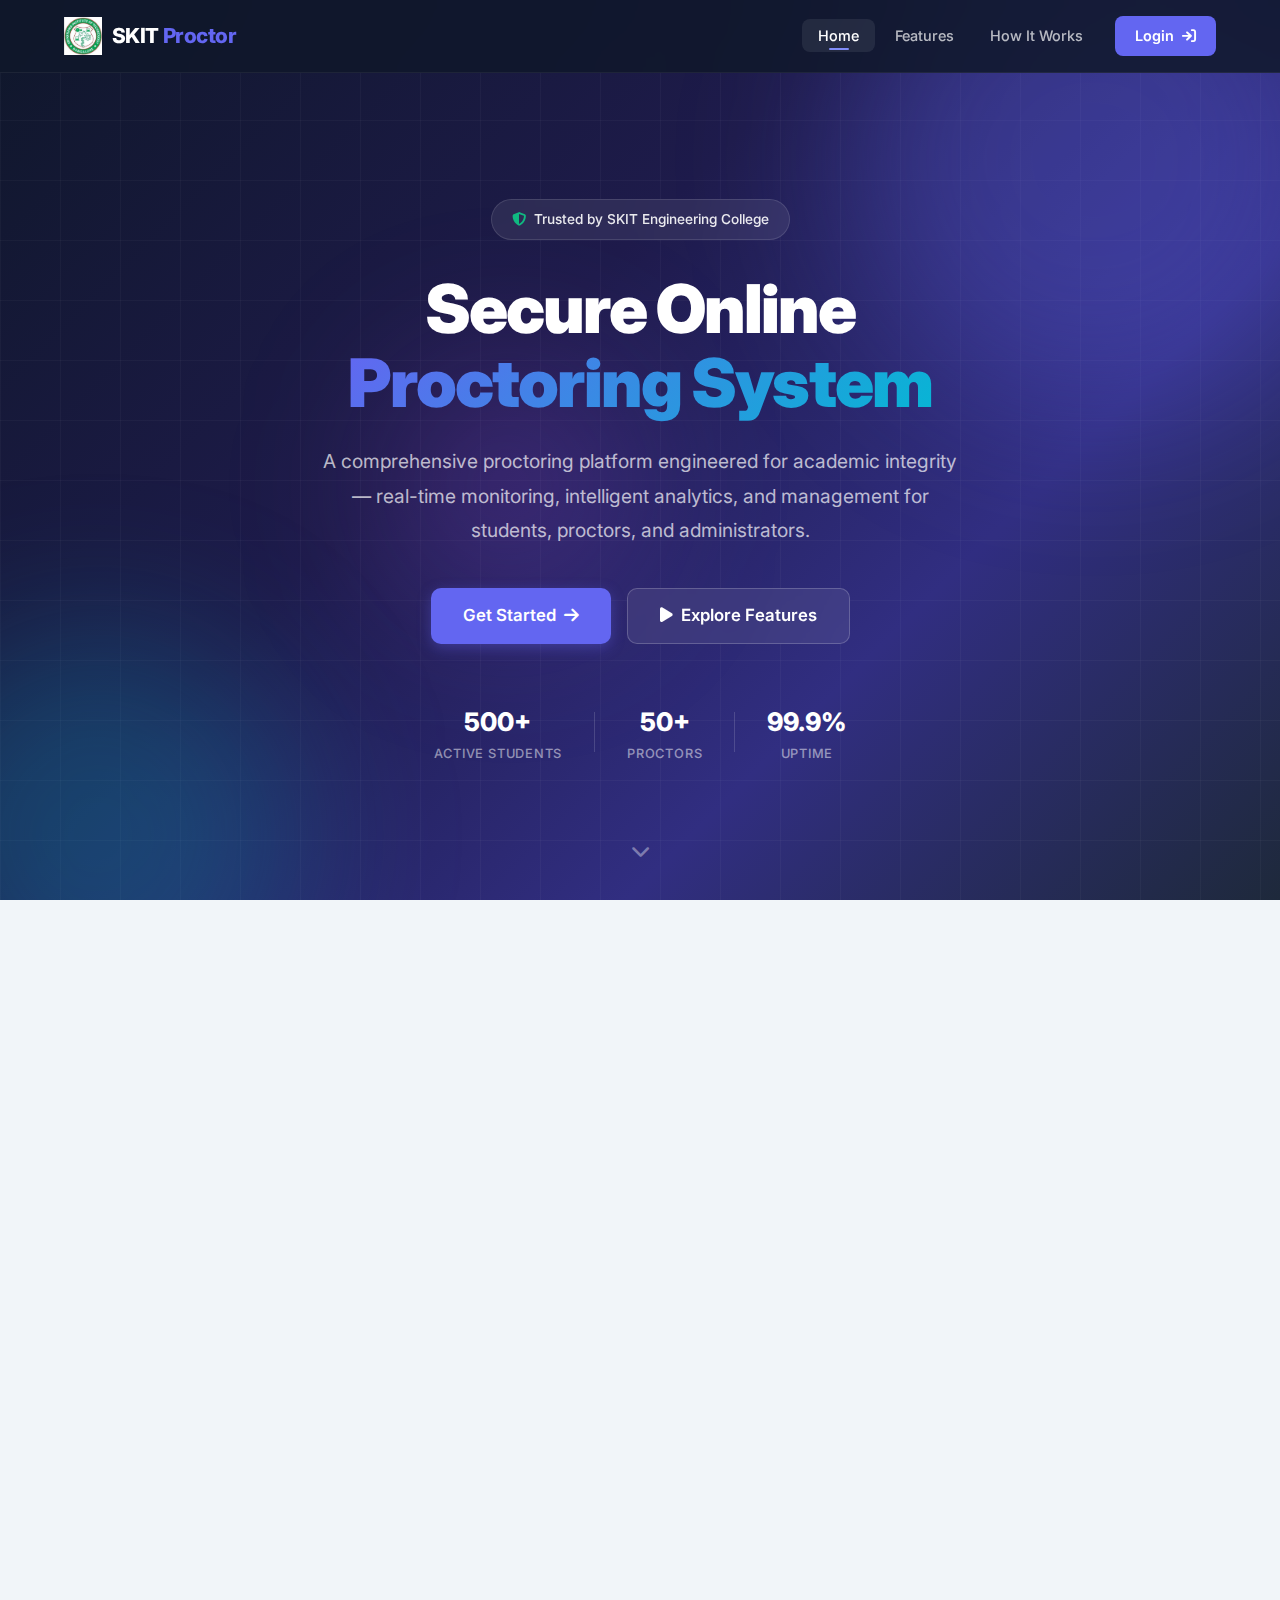
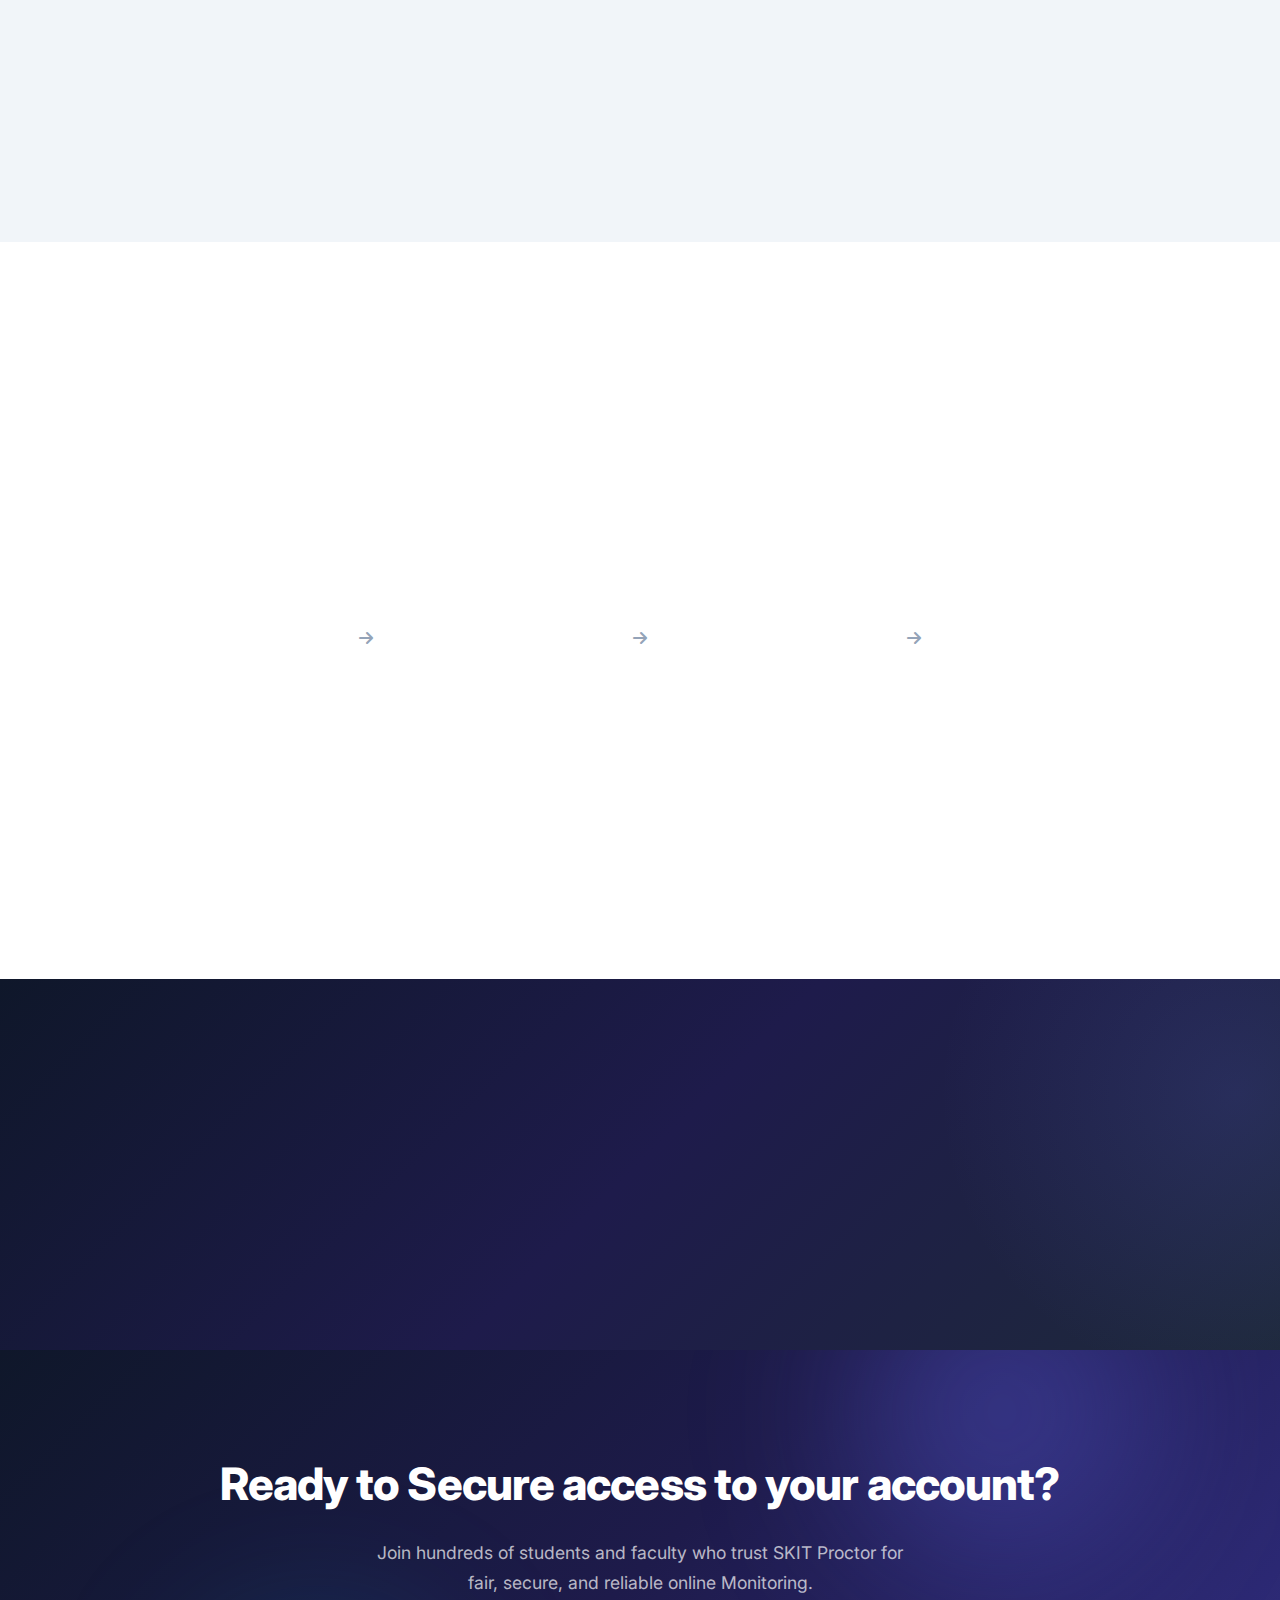
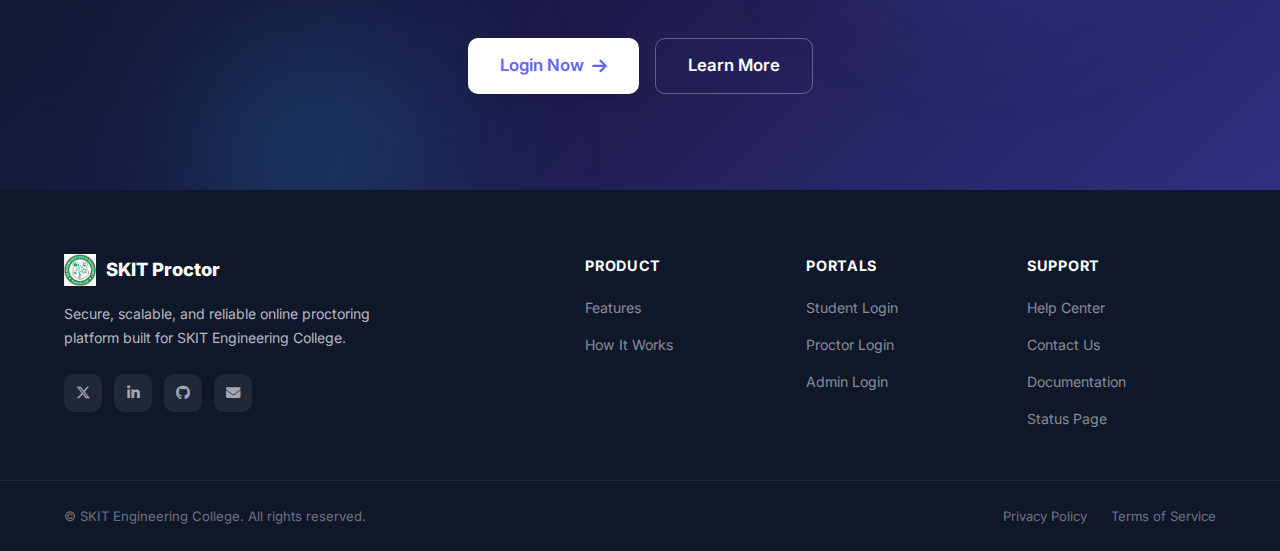
<file: proctoring-system/src/index.html>
<!DOCTYPE html>
<html lang="en">
<head>
    <meta charset="UTF-8">
    <meta name="viewport" content="width=device-width, initial-scale=1.0">
    <title>SKIT Proctoring System</title>
    <meta name="description" content="A comprehensive proctoring system designed for SKIT Engineering College to conduct fair, secure, and scalable online proctoring with real-time monitoring.">
    <link rel="preconnect" href="https://fonts.googleapis.com">
    <link rel="preconnect" href="https://fonts.gstatic.com" crossorigin>
    <link href="https://fonts.googleapis.com/css2?family=Inter:wght@300;400;500;600;700;800;900&display=swap" rel="stylesheet">
    <link rel="stylesheet" href="https://cdnjs.cloudflare.com/ajax/libs/font-awesome/6.5.1/css/all.min.css">
    <link rel="stylesheet" href="css/landing.css">
</head>
<body>
    <!-- ===== HEADER / NAVBAR ===== -->
    <header id="header">
        <div class="container header-content">
            <a href="#home" class="logo-section">
                <img src="images/logo.png" alt="SKIT Logo" class="logo" onerror="this.style.display='none'"/>
                <span class="site-title">SKIT <span class="highlight">Proctor</span></span>
            </a>
            <nav id="navbar">
                <ul class="nav-links">
                    <li><a href="#home" class="nav-link active">Home</a></li>
                    <li><a href="#features" class="nav-link">Features</a></li>
                    <li><a href="#how-it-works" class="nav-link">How It Works</a></li>
                    <li><a href="login.html" class="btn btn-nav">Login <i class="fa-solid fa-arrow-right-to-bracket"></i></a></li>
                </ul>
            </nav>
            <button class="mobile-toggle" id="mobileToggle" aria-label="Toggle navigation">
                <span></span><span></span><span></span>
            </button>
        </div>
    </header>

    <main>
        <!-- ===== HERO ===== -->
        <section id="home" class="hero">
            <div class="hero-bg">
                <div class="hero-gradient"></div>
                <div class="hero-grid"></div>
                <div class="hero-orb hero-orb-1"></div>
                <div class="hero-orb hero-orb-2"></div>
                <div class="hero-orb hero-orb-3"></div>
            </div>
            <div class="container hero-content">
                <div class="hero-badge">
                    <i class="fa-solid fa-shield-halved"></i> Trusted by SKIT Engineering College
                </div>
                <h1>Secure Online<br><span class="gradient-text">Proctoring System</span></h1>
                <p class="hero-subtitle">A comprehensive proctoring platform engineered for academic integrity — real-time monitoring, intelligent analytics, and management for students, proctors, and administrators.</p>
                <div class="hero-buttons">
                    <a href="login.html" class="btn btn-primary btn-lg">
                        Get Started <i class="fa-solid fa-arrow-right"></i>
                    </a>
                    <a href="#features" class="btn btn-outline btn-lg">
                        <i class="fa-solid fa-play"></i> Explore Features
                    </a>
                </div>
                <div class="hero-stats-row">
                    <div class="hero-stat">
                        <strong>500+</strong>
                        <span>Active Students</span>
                    </div>
                    <div class="hero-stat-divider"></div>
                    <div class="hero-stat">
                        <strong>50+</strong>
                        <span>Proctors</span>
                    </div>
                    <div class="hero-stat-divider"></div>
                    <div class="hero-stat">
                        <strong>99.9%</strong>
                        <span>Uptime</span>
                    </div>
                </div>
            </div>
            <div class="hero-scroll-indicator">
                <a href="#features"><i class="fa-solid fa-chevron-down"></i></a>
            </div>
        </section>

        <!-- ===== FEATURES ===== -->
        <section id="features" class="features">
            <div class="container">
                <div class="section-header" data-animate>
                    <span class="section-badge">Features</span>
                    <h2>Everything You Need for<br><span class="gradient-text">Secure Proctoring System</span></h2>
                    <p>Role-based dashboards designed for each stakeholder with powerful tools and real-time insights.</p>
                </div>

                <div class="features-grid">
                    <!-- Student Card -->
                    <div class="feature-card" data-animate>
                        <div class="card-accent accent-blue"></div>
                        <div class="card-icon-wrap icon-blue">
                            <i class="fa-solid fa-user-graduate"></i>
                        </div>
                        <h3>Student Portal</h3>
                        <p class="card-desc">A personalized dashboard for students.</p>
                        <ul class="card-list">
                            <li><i class="fa-solid fa-check"></i> View past exam results & scores</li>
                            <li><i class="fa-solid fa-check"></i> Access upcoming exam schedules</li>
                            <li><i class="fa-solid fa-check"></i> Students Can See their Self Reflection</li>
                            <li><i class="fa-solid fa-check"></i> Track academic performance trends</li>
                        </ul>
                    </div>

                    <!-- Proctor Card -->
                    <div class="feature-card featured" data-animate>
                        <div class="card-accent accent-cyan"></div>
                        <div class="featured-badge">Most Used</div>
                        <div class="card-icon-wrap icon-cyan">
                            <i class="fa-solid fa-chalkboard-user"></i>
                        </div>
                        <h3>Proctor Dashboard</h3>
                        <p class="card-desc">Real-time monitoring tools for Students Monitoring.</p>
                        <ul class="card-list">
                            <li><i class="fa-solid fa-check"></i> Monitor students in real-time</li>
                            <li><i class="fa-solid fa-check"></i> Generate detailed proctoring reports</li>
                            <li><i class="fa-solid fa-check"></i> View student performance analytics</li>
                            <li><i class="fa-solid fa-check"></i> Flag & review incidents</li>
                        </ul>
                    </div>

                    <!-- Admin Card -->
                    <div class="feature-card" data-animate>
                        <div class="card-accent accent-green"></div>
                        <div class="card-icon-wrap icon-green">
                            <i class="fa-solid fa-gears"></i>
                        </div>
                        <h3>Admin Console</h3>
                        <p class="card-desc">Complete system control with user management and analytics.</p>
                        <ul class="card-list">
                            <li><i class="fa-solid fa-check"></i> Manage users — students & proctors</li>
                            <li><i class="fa-solid fa-check"></i> Assign proctors to Students</li>
                            <li><i class="fa-solid fa-check"></i> Configure login credentials</li>
                            <li><i class="fa-solid fa-check"></i> View system-wide analytics</li>
                            <li><i class="fa-solid fa-check"></i> Activity logging & audit trail</li>
                        </ul>
                    </div>
                </div>
            </div>
        </section>

        <!-- ===== HOW IT WORKS ===== -->
        <section id="how-it-works" class="how-it-works">
            <div class="container">
                <div class="section-header" data-animate>
                    <span class="section-badge">Process</span>
                    <h2>How It Works</h2>
                    <p>A streamlined 4-step workflow from proctoring setup to result delivery.</p>
                </div>
                <div class="steps-grid">
                    <div class="step-card" data-animate>
                        <div class="step-number">01</div>
                        <div class="step-icon"><i class="fa-solid fa-user-plus"></i></div>
                        <h3>Admin Setup</h3>
                        <p>Administrator creates registers students, and assigns proctors.</p>
                    </div>
                    <div class="step-connector"><i class="fa-solid fa-arrow-right"></i></div>
                    <div class="step-card" data-animate>
                        <div class="step-number">02</div>
                        <div class="step-icon"><i class="fa-solid fa-desktop"></i></div>
                        <h3>Student Login</h3>
                        <p>Students securely log in with their credentials, verify identity, and enter the monitored environment.</p>
                    </div>
                    <div class="step-connector"><i class="fa-solid fa-arrow-right"></i></div>
                    <div class="step-card" data-animate>
                        <div class="step-number">03</div>
                        <div class="step-icon"><i class="fa-solid fa-eye"></i></div>
                        <h3>Live Monitoring</h3>
                        <p>Proctors monitor students in real-time.</p>
                    </div>
                    <div class="step-connector"><i class="fa-solid fa-arrow-right"></i></div>
                    <div class="step-card" data-animate>
                        <div class="step-number">04</div>
                        <div class="step-icon"><i class="fa-solid fa-chart-column"></i></div>
                        <h3>Reports & Results</h3>
                        <p>Detailed reports are generated with integrity scores, analytics dashboards.</p>
                    </div>
                </div>
            </div>
        </section>

        <!-- ===== STATS ===== -->
        <section class="stats">
            <div class="container stats-grid">
                <div class="stat-item" data-animate>
                    <div class="stat-icon"><i class="fa-solid fa-users"></i></div>
                    <h4 data-count="500">0</h4>
                    <span class="stat-suffix">+</span>
                    <p>Active Students</p>
                </div>
                <div class="stat-item" data-animate>
                    <div class="stat-icon"><i class="fa-solid fa-chalkboard-user"></i></div>
                    <h4 data-count="50">0</h4>
                    <span class="stat-suffix">+</span>
                    <p>Certified Proctors</p>
                </div>
                <div class="stat-item" data-animate>
                    <div class="stat-icon"><i class="fa-solid fa-file-circle-check"></i></div>
                    <h4 data-count="100">0</h4>
                    <span class="stat-suffix">+</span>
                    <p>Exams Conducted</p>
                </div>
                <div class="stat-item" data-animate>
                    <div class="stat-icon"><i class="fa-solid fa-arrow-trend-up"></i></div>
                    <h4 data-count="99.9" data-decimal="true">0</h4>
                    <span class="stat-suffix">%</span>
                    <p>System Uptime</p>
                </div>
            </div>
        </section>

        <!-- ===== CTA ===== -->
        <section class="cta">
            <div class="cta-bg">
                <div class="cta-orb cta-orb-1"></div>
                <div class="cta-orb cta-orb-2"></div>
            </div>
            <div class="container cta-content">
                <h2>Ready to Secure access to your account?</h2>
                <p>Join hundreds of students and faculty who trust SKIT Proctor for fair, secure, and reliable online Monitoring.</p>
                <div class="cta-buttons">
                    <a href="login.html" class="btn btn-white btn-lg">Login Now <i class="fa-solid fa-arrow-right"></i></a>
                    <a href="#features" class="btn btn-ghost btn-lg">Learn More</a>
                </div>
            </div>
        </section>
    </main>

    <!-- ===== FOOTER ===== -->
    <footer>
        <div class="container footer-content">
            <div class="footer-brand">
                <div class="footer-logo">
                    <img src="images/logo.png" alt="SKIT Logo" class="logo" onerror="this.style.display='none'"/>
                    <span>SKIT <span class="highlight">Proctor</span></span>
                </div>
                <p>Secure, scalable, and reliable online proctoring platform built for SKIT Engineering College.</p>
                <div class="footer-socials">
                    <a href="#" aria-label="Twitter"><i class="fa-brands fa-x-twitter"></i></a>
                    <a href="#" aria-label="LinkedIn"><i class="fa-brands fa-linkedin-in"></i></a>
                    <a href="#" aria-label="GitHub"><i class="fa-brands fa-github"></i></a>
                    <a href="#" aria-label="Email"><i class="fa-solid fa-envelope"></i></a>
                </div>
            </div>
            <div class="footer-links">
                <div class="footer-col">
                    <h4>Product</h4>
                    <ul>
                        <li><a href="#features">Features</a></li>
                        <li><a href="#how-it-works">How It Works</a></li>
                    </ul>
                </div>
                <div class="footer-col">
                    <h4>Portals</h4>
                    <ul>
                        <li><a href="login.html">Student Login</a></li>
                        <li><a href="login.html">Proctor Login</a></li>
                        <li><a href="login.html">Admin Login</a></li>
                    </ul>
                </div>
                <div class="footer-col">
                    <h4>Support</h4>
                    <ul>
                        <li><a href="#">Help Center</a></li>
                        <li><a href="#">Contact Us</a></li>
                        <li><a href="#">Documentation</a></li>
                        <li><a href="#">Status Page</a></li>
                    </ul>
                </div>
            </div>
        </div>
        <div class="footer-bottom">
            <div class="container footer-bottom-inner">
                <p>&copy; SKIT Engineering College. All rights reserved.</p>
                <div class="footer-bottom-links">
                    <a href="#">Privacy Policy</a>
                    <a href="#">Terms of Service</a>
                </div>
            </div>
        </div>
    </footer>

    <!-- Back to Top -->
    <button class="back-to-top" id="backToTop" aria-label="Back to top">
        <i class="fa-solid fa-arrow-up"></i>
    </button>

    <script src="js/script.js"></script>
</body>
</html>
</file>
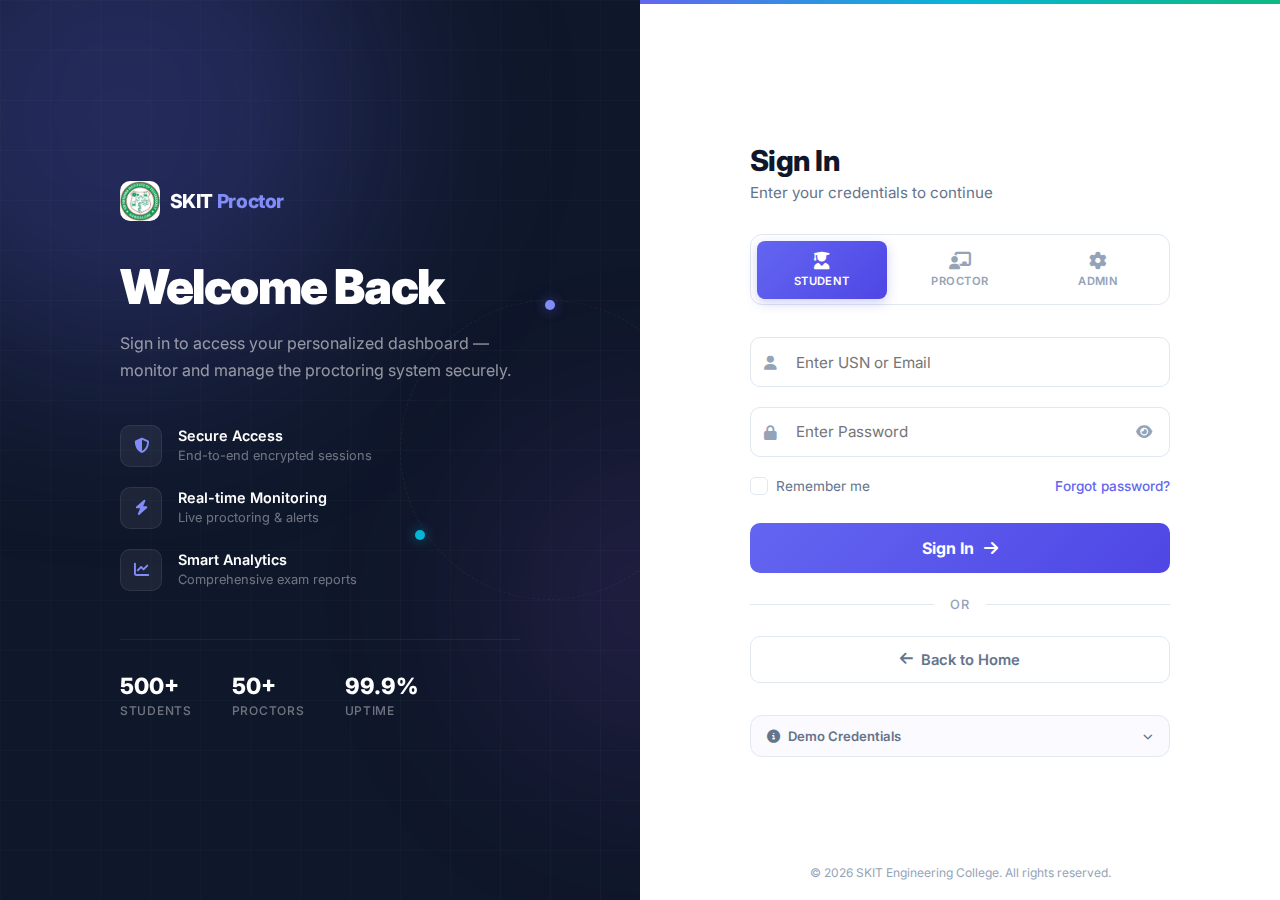
<file: proctoring-system/src/login.html>
<!DOCTYPE html>
<html lang="en">
<head>
  <meta charset="utf-8"/>
  <meta name="viewport" content="width=device-width,initial-scale=1"/>
  <title>Login — SKIT Proctoring System</title>
  <link rel="preconnect" href="https://fonts.googleapis.com">
  <link rel="preconnect" href="https://fonts.gstatic.com" crossorigin>
  <link href="https://fonts.googleapis.com/css2?family=Inter:wght@300;400;500;600;700;800&display=swap" rel="stylesheet">
  <link rel="stylesheet" href="https://cdnjs.cloudflare.com/ajax/libs/font-awesome/6.5.1/css/all.min.css">
  <link rel="stylesheet" href="css/login.css"/>
</head>
<body>

  <!-- Animated background -->
  <div class="bg-canvas">
    <div class="bg-orb orb-1"></div>
    <div class="bg-orb orb-2"></div>
    <div class="bg-orb orb-3"></div>
    <div class="bg-grid"></div>
  </div>

  <div class="login-wrapper">

    <!-- Left panel — branding -->
    <div class="brand-panel">
      <div class="brand-content">
        <a href="index.html" class="brand-logo">
          <img src="images/logo.png" alt="SKIT Logo" onerror="this.style.display='none'"/>
          <span>SKIT <em>Proctor</em></span>
        </a>
        <h1>Welcome Back</h1>
        <p>Sign in to access your personalized dashboard — monitor and manage the proctoring system securely.</p>

        <div class="brand-features">
          <div class="brand-feat">
            <div class="feat-icon"><i class="fa-solid fa-shield-halved"></i></div>
            <div>
              <strong>Secure Access</strong>
              <span>End-to-end encrypted sessions</span>
            </div>
          </div>
          <div class="brand-feat">
            <div class="feat-icon"><i class="fa-solid fa-bolt"></i></div>
            <div>
              <strong>Real-time Monitoring</strong>
              <span>Live proctoring & alerts</span>
            </div>
          </div>
          <div class="brand-feat">
            <div class="feat-icon"><i class="fa-solid fa-chart-line"></i></div>
            <div>
              <strong>Smart Analytics</strong>
              <span>Comprehensive exam reports</span>
            </div>
          </div>
        </div>

        <div class="brand-stats">
          <div class="bstat"><strong>500+</strong><span>Students</span></div>
          <div class="bstat"><strong>50+</strong><span>Proctors</span></div>
          <div class="bstat"><strong>99.9%</strong><span>Uptime</span></div>
        </div>
      </div>

      <div class="brand-art">
        <div class="art-ring"></div>
        <div class="art-dot dot-1"></div>
        <div class="art-dot dot-2"></div>
        <div class="art-dot dot-3"></div>
      </div>
    </div>

    <!-- Right panel — login form -->
    <div class="form-panel">
      <div class="form-container">

        <div class="form-header">
          <div class="mobile-logo">
            <img src="images/logo.png" alt="Logo" onerror="this.style.display='none'"/>
            <span>SKIT Proctor</span>
          </div>
          <h2>Sign In</h2>
          <p>Enter your credentials to continue</p>
        </div>

        <!-- Role selector tabs -->
        <div class="role-tabs">
          <button class="role-tab active" data-role="student">
            <i class="fa-solid fa-user-graduate"></i>
            <span>Student</span>
          </button>
          <button class="role-tab" data-role="proctor">
            <i class="fa-solid fa-chalkboard-user"></i>
            <span>Proctor</span>
          </button>
          <button class="role-tab" data-role="admin">
            <i class="fa-solid fa-gear"></i>
            <span>Admin</span>
          </button>
        </div>

        <form id="loginForm" autocomplete="off">
          <input type="hidden" id="role" value="student"/>

          <div class="input-group">
            <div class="input-icon"><i class="fa-solid fa-user"></i></div>
            <input type="text" id="email" placeholder="Enter USN or Email" required autocomplete="username"/>
            <label>USN or Email</label>
          </div>

          <div class="input-group">
            <div class="input-icon"><i class="fa-solid fa-lock"></i></div>
            <input type="password" id="password" placeholder="Enter Password" required autocomplete="current-password"/>
            <label>Password</label>
            <button type="button" class="toggle-password" aria-label="Toggle password visibility">
              <i class="fa-solid fa-eye"></i>
            </button>
          </div>

          <div class="form-options">
            <label class="checkbox-wrap">
              <input type="checkbox" id="remember"/>
              <span class="checkmark"></span>
              Remember me
            </label>
            <a href="#" class="forgot-link">Forgot password?</a>
          </div>

          <button class="btn-login" type="submit">
            <span class="btn-text">Sign In</span>
            <span class="btn-loader" style="display:none;"><i class="fa-solid fa-spinner fa-spin"></i></span>
            <i class="fa-solid fa-arrow-right btn-arrow"></i>
          </button>

          <div class="form-divider">
            <span>or</span>
          </div>

          <a href="index.html" class="btn-back">
            <i class="fa-solid fa-arrow-left"></i> Back to Home
          </a>
        </form>

        <div class="demo-credentials">
          <button class="demo-toggle" type="button">
            <i class="fa-solid fa-circle-info"></i> Demo Credentials
            <i class="fa-solid fa-chevron-down demo-chevron"></i>
          </button>
          <div class="demo-body">
            <div class="demo-item" data-email="USN or Email" data-pass="Set in Admin" data-role="student">
              <span class="demo-badge badge-blue">Student</span>
              <code>USN or Email</code> | <code>Set in Admin</code>
            </div>
            <div class="demo-item" data-email="ID or Email" data-pass="Set in Admin" data-role="proctor">
              <span class="demo-badge badge-cyan">Proctor</span>
              <code>ID or Email</code> | <code>Set in Admin</code>
            </div>
            <div class="demo-item" data-email="admin@skit.org.in" data-pass="admin123" data-role="admin">
              <span class="demo-badge badge-green">Admin</span>
              <code>admin@skit.org.in</code> | <code>admin123</code>
            </div>
          </div>
        </div>

      </div>

      <footer class="login-footer">
        <p>&copy; 2026 SKIT Engineering College. All rights reserved.</p>
      </footer>
    </div>

  </div>

  <script src="js/login.js"></script>
</body>
</html>
</file>
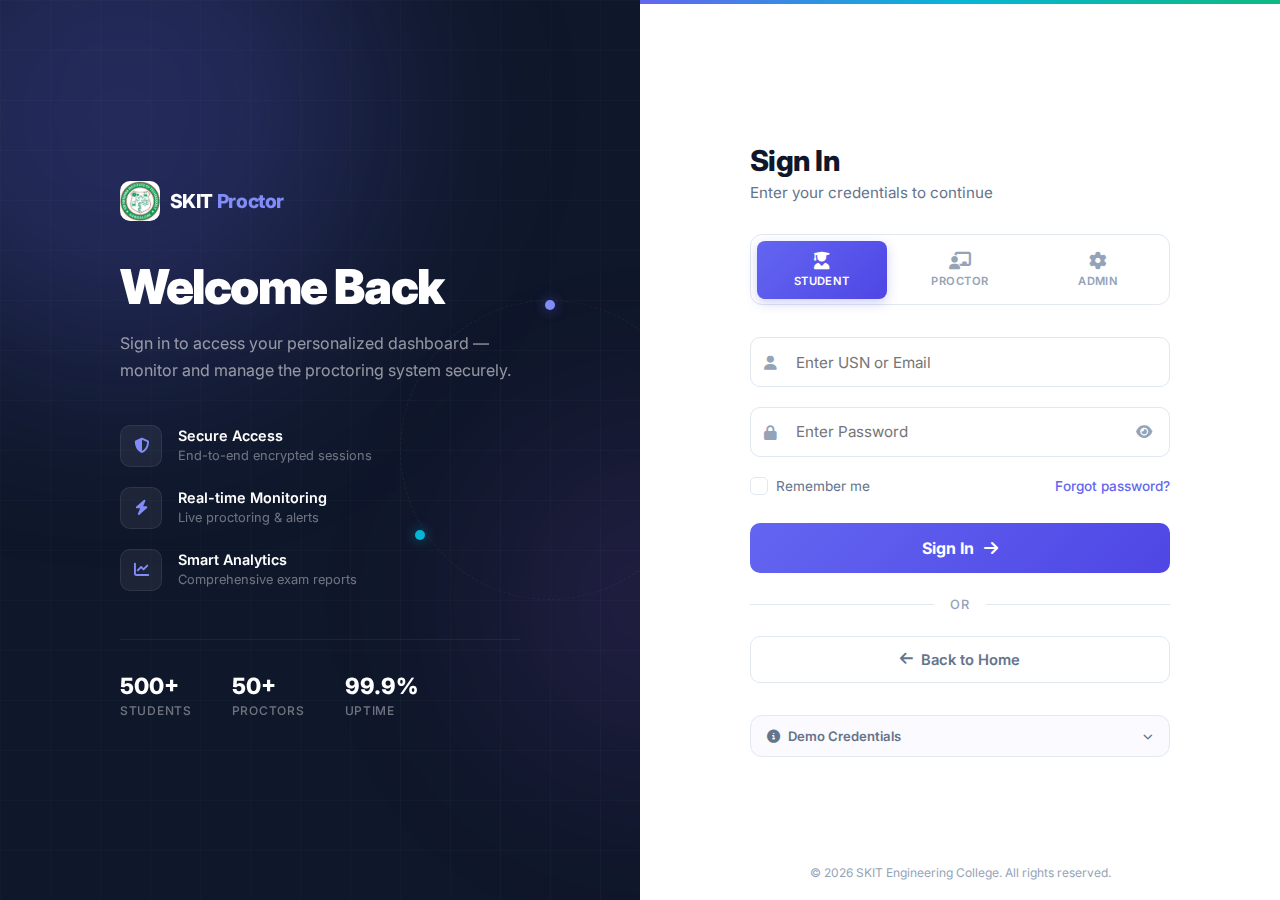
<file: proctoring-system/src/pages/admin-dashboard.html>
<!DOCTYPE html>
<html lang="en">
<head>
    <meta charset="utf-8"/>
    <meta name="viewport" content="width=device-width, initial-scale=1"/>
    <title>Admin Dashboard — SKIT Proctoring</title>
    <link rel="preconnect" href="https://fonts.googleapis.com"/>
    <link rel="preconnect" href="https://fonts.gstatic.com" crossorigin/>
    <link href="https://fonts.googleapis.com/css2?family=Inter:wght@300;400;500;600;700;800&display=swap" rel="stylesheet"/>
    <link rel="stylesheet" href="https://cdnjs.cloudflare.com/ajax/libs/font-awesome/6.5.1/css/all.min.css"/>
    <link rel="stylesheet" href="../css/admin-dashboard.css"/>
</head>
<body>
    <!-- Navigation -->
    <nav class="dash-nav">
        <div class="nav-brand">
            <div class="brand-icon"><i class="fas fa-shield-halved"></i></div>
            <span>SKIT Proctor</span>
        </div>
        <div class="nav-links">
            <a href="../index.html"><i class="fas fa-home"></i> Home</a>
            <a href="admin-dashboard.html" class="active"><i class="fas fa-cogs"></i> Management</a>
            <a href="../login.html" onclick="logout(event)" class="nav-logout"><i class="fas fa-sign-out-alt"></i> Logout</a>
        </div>
        <button class="nav-mobile-btn" onclick="document.querySelector('.dash-nav').classList.toggle('open')">
            <i class="fas fa-bars"></i>
        </button>
    </nav>

    <main class="dash-main">
        <!-- Welcome -->
        <section class="dash-welcome">
            <div>
                <h1><i class="fas fa-sliders-h"></i> Admin Control Panel</h1>
                <p class="welcome-sub">Manage students, proctors, assignments &amp; credentials</p>
            </div>
        </section>

        <!-- Tabs -->
        <div class="tab-bar">
            <button class="tab-btn active" onclick="switchAdminTab('students')"><i class="fas fa-user-graduate"></i> Students</button>
            <button class="tab-btn" onclick="switchAdminTab('proctors')"><i class="fas fa-chalkboard-teacher"></i> Proctors</button>
            <button class="tab-btn" onclick="switchAdminTab('assignments')"><i class="fas fa-link"></i> Assignments</button>
            <button class="tab-btn" onclick="switchAdminTab('credentials')"><i class="fas fa-key"></i> Credentials</button>
        </div>

        <!-- STUDENTS TAB -->
        <div id="students" class="tab-content-admin active">
            <div class="card">
                <div class="card-heading">
                    <h3><i class="fas fa-user-graduate"></i> Students</h3>
                    <button class="btn-primary" onclick="location.href='edit-student.html'"><i class="fas fa-plus"></i> Add Student</button>
                </div>
                <div class="table-wrap">
                    <table id="adminStudents">
                        <thead><tr><th>USN</th><th>Name</th><th>Dept</th><th>Sem</th><th>Assigned Proctor</th><th>Action</th></tr></thead>
                        <tbody></tbody>
                    </table>
                </div>
            </div>
        </div>

        <!-- PROCTORS TAB -->
        <div id="proctors" class="tab-content-admin">
            <div class="card">
                <div class="card-heading">
                    <h3><i class="fas fa-chalkboard-teacher"></i> Proctors</h3>
                    <button class="btn-primary" onclick="location.href='edit-proctor.html'"><i class="fas fa-plus"></i> Add Proctor</button>
                </div>
                <div class="table-wrap">
                    <table id="adminProctors">
                        <thead><tr><th>ID</th><th>Name</th><th>Dept</th><th>Assigned Students</th><th>Action</th></tr></thead>
                        <tbody></tbody>
                    </table>
                </div>
            </div>
        </div>

        <!-- ASSIGNMENTS TAB -->
        <div id="assignments" class="tab-content-admin">
            <div class="card">
                <h3><i class="fas fa-link"></i> Assign Proctor to Student</h3>
                <div class="assign-form">
                    <div class="form-group">
                        <label for="studentSelect">Select Student</label>
                        <select id="studentSelect"><option value="">-- Choose Student --</option></select>
                    </div>
                    <div class="form-group">
                        <label for="proctorSelect">Select Proctor</label>
                        <select id="proctorSelect"><option value="">-- Choose Proctor --</option></select>
                    </div>
                    <button class="btn-primary" onclick="assignProctor()"><i class="fas fa-check"></i> Assign Proctor</button>
                </div>
            </div>

            <div class="card">
                <h3><i class="fas fa-project-diagram"></i> Current Assignments</h3>
                <div class="table-wrap">
                    <table id="assignmentsTable">
                        <thead><tr><th>Student USN</th><th>Student Name</th><th>Assigned Proctor</th><th>Action</th></tr></thead>
                        <tbody></tbody>
                    </table>
                </div>
            </div>
        </div>

        <!-- CREDENTIALS TAB -->
        <div id="credentials" class="tab-content-admin">
            <div class="card">
                <h3><i class="fas fa-id-badge"></i> Student Login Credentials</h3>
                <div class="table-wrap">
                    <table id="studentCredentialsTable">
                        <thead><tr><th>USN</th><th>Name</th><th>Email / Username</th><th>Password (admin set)</th><th>Action</th></tr></thead>
                        <tbody></tbody>
                    </table>
                </div>
            </div>

            <div class="card">
                <h3><i class="fas fa-id-card"></i> Proctor Login Credentials</h3>
                <div class="table-wrap">
                    <table id="proctorCredentialsTable">
                        <thead><tr><th>ID</th><th>Name</th><th>Email / Username</th><th>Password (admin set)</th><th>Action</th></tr></thead>
                        <tbody></tbody>
                    </table>
                </div>
            </div>
        </div>
    </main>

    <footer class="dash-footer">
        <p>&copy; 2026 SKIT Proctoring System &mdash; Built with <i class="fas fa-heart" style="color:#ef4444"></i></p>
    </footer>

    <script src="../js/admin-dashboard.js"></script>
</body>
</html>
</file>
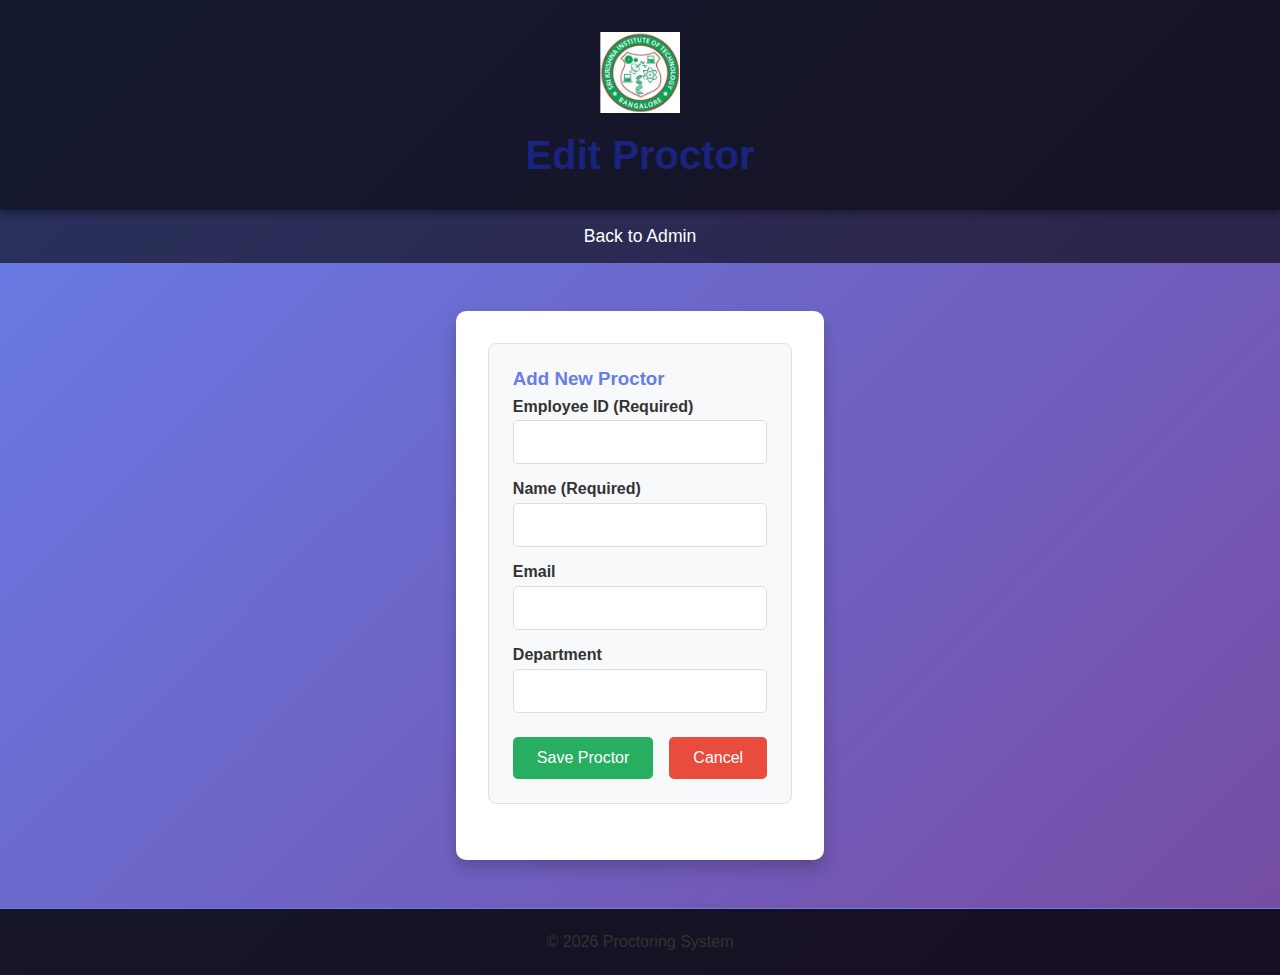
<file: proctoring-system/src/pages/edit-proctor.html>
<!DOCTYPE html>
<html lang="en">
<head>
    <meta charset="utf-8"/>
    <meta name="viewport" content="width=device-width,initial-scale=1"/>
    <title>Edit Proctor</title>
    <link rel="stylesheet" href="../css/styles.css"/>
    <style>
        .form-group {
            margin-bottom: 1rem;
        }
        .form-group label {
            display: block;
            font-weight: bold;
            margin-bottom: 0.3rem;
            color: #333;
        }
        .form-group input {
            width: 100%;
            padding: 0.75rem;
            border: 1px solid #ddd;
            border-radius: 5px;
            font-size: 1rem;
        }
        .form-group input:focus {
            outline: none;
            border-color: #667eea;
            box-shadow: 0 0 5px rgba(102, 126, 234, 0.3);
        }
        .btn-group {
            margin-top: 1.5rem;
            display: flex;
            gap: 1rem;
        }
    </style>
</head>
<body>
    <header>
        <img src="../images/logo.png" alt="Logo"/>
        <h1>Edit Proctor</h1>
    </header>
    <nav>
        <ul>
            <li><a href="admin-dashboard.html">Back to Admin</a></li>
        </ul>
    </nav>
    <main>
        <div class="dashboard-container">
            <div class="card">
                <h3 id="formTitle">Add New Proctor</h3>
                <form id="proctorForm">
                    <div class="form-group">
                        <label for="id">Employee ID (Required)</label>
                        <input type="text" id="id" name="id" required/>
                    </div>
                    
                    <div class="form-group">
                        <label for="name">Name (Required)</label>
                        <input type="text" id="name" name="name" required/>
                    </div>
                    
                    <div class="form-group">
                        <label for="email">Email</label>
                        <input type="email" id="email" name="email"/>
                    </div>
                    
                    <div class="form-group">
                        <label for="dept">Department</label>
                        <input type="text" id="dept" name="dept"/>
                    </div>
                    
                    <div class="btn-group">
                        <button type="submit" class="btn btn-success">Save Proctor</button>
                        <button type="button" class="btn btn-danger" onclick="location.href='admin-dashboard.html'">Cancel</button>
                    </div>
                </form>
            </div>
        </div>
    </main>
    <footer>
        <p>&copy; 2026 Proctoring System</p>
    </footer>
    <script>
        function getQueryParam(name) {
            const urlParams = new URLSearchParams(window.location.search);
            return urlParams.get(name);
        }

        const idParam = getQueryParam('id');
        const form = document.getElementById('proctorForm');

        // Check if editing existing proctor
        if (idParam) {
            document.getElementById('formTitle').textContent = 'Edit Proctor';
            const pList = JSON.parse(localStorage.getItem('proctors') || '[]');
            const proctor = pList.find(p => p.id === idParam);
            
            if (proctor) {
                document.getElementById('id').value = proctor.id;
                document.getElementById('name').value = proctor.name;
                document.getElementById('email').value = proctor.email;
                document.getElementById('dept').value = proctor.dept;
                document.getElementById('id').disabled = true;
            }
        }

        // Handle form submission
        form.addEventListener('submit', function(e) {
            e.preventDefault();

            const newProctor = {
                id: document.getElementById('id').value.trim(),
                name: document.getElementById('name').value.trim(),
                email: document.getElementById('email').value.trim(),
                dept: document.getElementById('dept').value.trim()
            };

            let proctorList = JSON.parse(localStorage.getItem('proctors') || '[]');

            if (idParam) {
                // Edit mode - update existing proctor
                proctorList = proctorList.map(p => 
                    p.id === idParam ? newProctor : p
                );
            } else {
                // Add mode - check if ID already exists
                if (proctorList.some(p => p.id === newProctor.id)) {
                    alert('Proctor with this ID already exists!');
                    return;
                }
                proctorList.push(newProctor);
            }

            localStorage.setItem('proctors', JSON.stringify(proctorList));
            alert('Proctor saved successfully!');
            location.href = 'admin-dashboard.html';
        });
    </script>
</body>
</html>
</file>
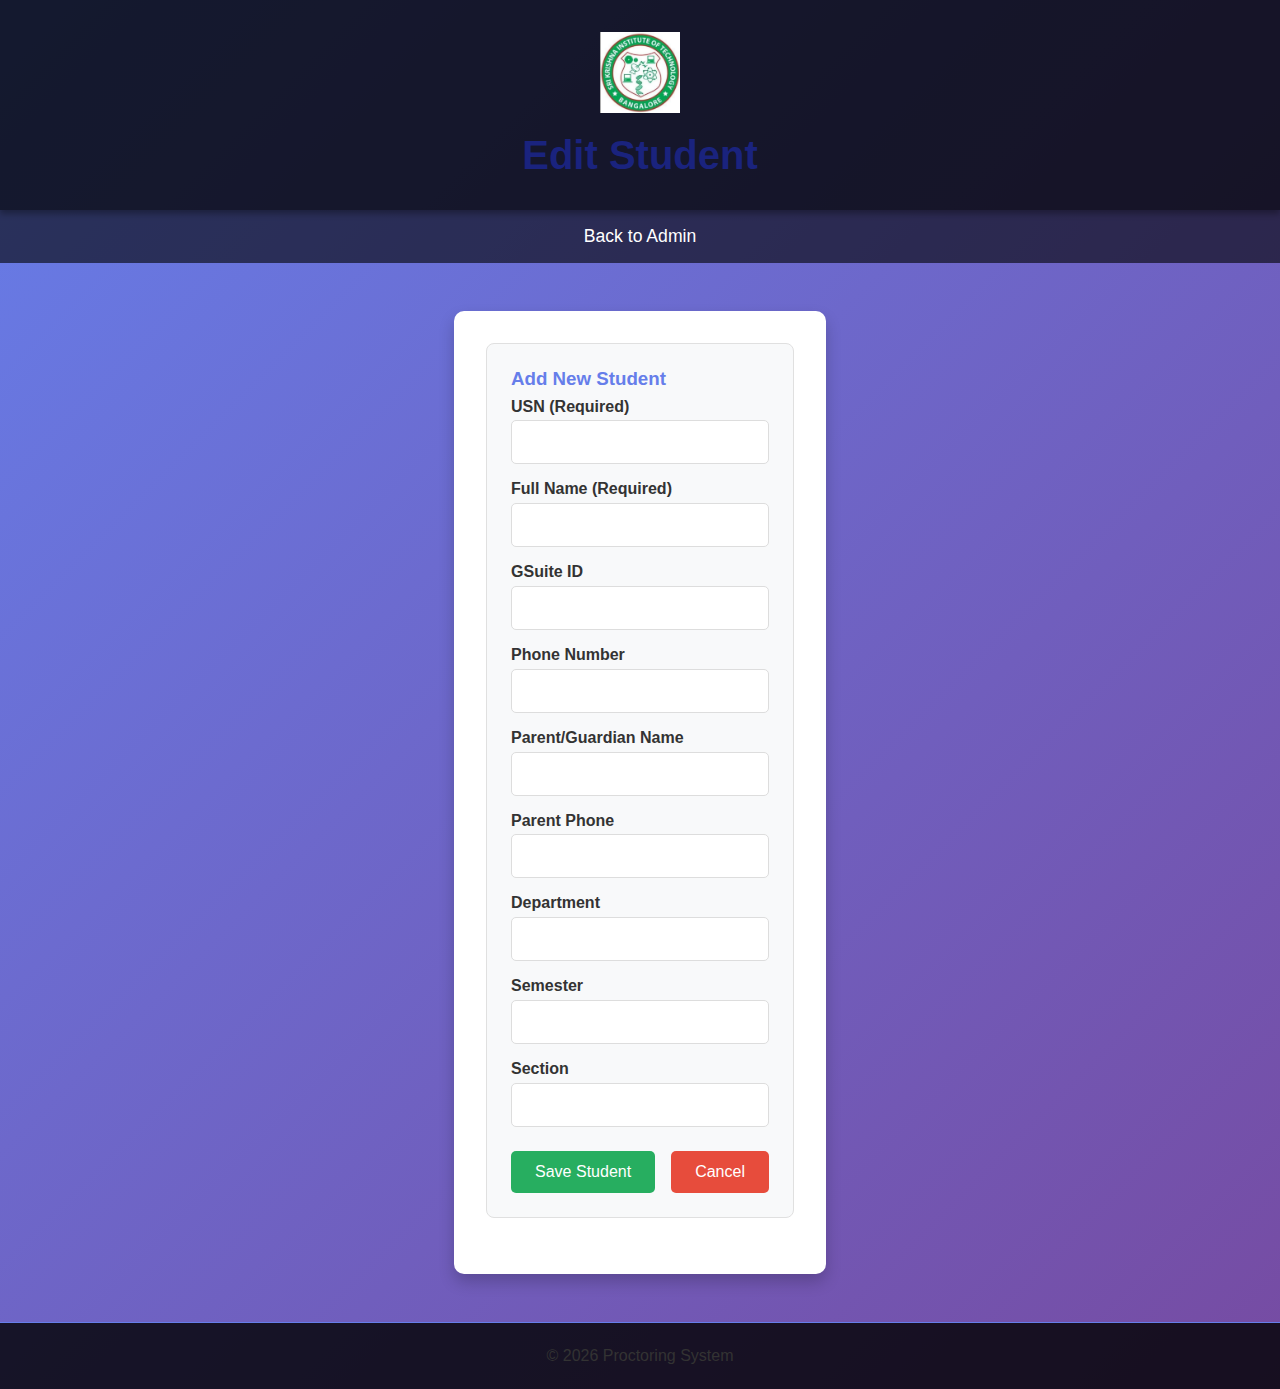
<file: proctoring-system/src/pages/edit-student.html>
<!DOCTYPE html>
<html lang="en">
<head>
    <meta charset="utf-8"/>
    <meta name="viewport" content="width=device-width,initial-scale=1"/>
    <title>Edit Student</title>
    <link rel="stylesheet" href="../css/styles.css"/>
    <style>
        .form-group {
            margin-bottom: 1rem;
        }
        .form-group label {
            display: block;
            font-weight: bold;
            margin-bottom: 0.3rem;
            color: #333;
        }
        .form-group input {
            width: 100%;
            padding: 0.75rem;
            border: 1px solid #ddd;
            border-radius: 5px;
            font-size: 1rem;
        }
        .form-group input:focus {
            outline: none;
            border-color: #667eea;
            box-shadow: 0 0 5px rgba(102, 126, 234, 0.3);
        }
        .btn-group {
            margin-top: 1.5rem;
            display: flex;
            gap: 1rem;
        }
    </style>
</head>
<body>
    <header>
        <img src="../images/logo.png" alt="Logo"/>
        <h1>Edit Student</h1>
    </header>
    <nav>
        <ul>
            <li><a href="admin-dashboard.html">Back to Admin</a></li>
        </ul>
    </nav>
    <main>
        <div class="dashboard-container">
            <div class="card">
                <h3 id="formTitle">Add New Student</h3>
                <form id="studentForm">
                    <div class="form-group">
                        <label for="usn">USN (Required)</label>
                        <input type="text" id="usn" name="usn" required/>
                    </div>
                    
                    <div class="form-group">
                        <label for="fullName">Full Name (Required)</label>
                        <input type="text" id="fullName" name="fullName" required/>
                    </div>
                    
                    <div class="form-group">
                        <label for="gsuite">GSuite ID</label>
                        <input type="email" id="gsuite" name="gsuite"/>
                    </div>
                    
                    <div class="form-group">
                        <label for="phone">Phone Number</label>
                        <input type="tel" id="phone" name="phone"/>
                    </div>
                    
                    <div class="form-group">
                        <label for="parentName">Parent/Guardian Name</label>
                        <input type="text" id="parentName" name="parentName"/>
                    </div>
                    
                    <div class="form-group">
                        <label for="parentPhone">Parent Phone</label>
                        <input type="tel" id="parentPhone" name="parentPhone"/>
                    </div>
                    
                    <div class="form-group">
                        <label for="dept">Department</label>
                        <input type="text" id="dept" name="dept"/>
                    </div>
                    
                    <div class="form-group">
                        <label for="sem">Semester</label>
                        <input type="text" id="sem" name="sem"/>
                    </div>
                    
                    <div class="form-group">
                        <label for="sec">Section</label>
                        <input type="text" id="sec" name="sec"/>
                    </div>
                    
                    <div class="btn-group">
                        <button type="submit" class="btn btn-success">Save Student</button>
                        <button type="button" class="btn btn-danger" onclick="location.href='admin-dashboard.html'">Cancel</button>
                    </div>
                </form>
            </div>
        </div>
    </main>
    <footer>
        <p>&copy; 2026 Proctoring System</p>
    </footer>
    <script>
        function getQueryParam(name) {
            const urlParams = new URLSearchParams(window.location.search);
            return urlParams.get(name);
        }

        const usnParam = getQueryParam('usn');
        const form = document.getElementById('studentForm');

        // Check if editing existing student
        if (usnParam) {
            document.getElementById('formTitle').textContent = 'Edit Student';
            const sList = JSON.parse(localStorage.getItem('students') || '[]');
            const student = sList.find(s => s.usn === usnParam);
            
            if (student) {
                document.getElementById('usn').value = student.usn;
                document.getElementById('fullName').value = student.fullName;
                document.getElementById('gsuite').value = student.gsuite;
                document.getElementById('phone').value = student.phone;
                document.getElementById('parentName').value = student.parentName;
                document.getElementById('parentPhone').value = student.parentPhone;
                document.getElementById('dept').value = student.dept;
                document.getElementById('sem').value = student.sem;
                document.getElementById('sec').value = student.sec;
                document.getElementById('usn').disabled = true;
            }
        }

        // Handle form submission
        form.addEventListener('submit', function(e) {
            e.preventDefault();

            const newStudent = {
                usn: document.getElementById('usn').value.trim(),
                fullName: document.getElementById('fullName').value.trim(),
                gsuite: document.getElementById('gsuite').value.trim(),
                phone: document.getElementById('phone').value.trim(),
                parentName: document.getElementById('parentName').value.trim(),
                parentPhone: document.getElementById('parentPhone').value.trim(),
                dept: document.getElementById('dept').value.trim(),
                sem: document.getElementById('sem').value.trim(),
                sec: document.getElementById('sec').value.trim()
            };

            let studentList = JSON.parse(localStorage.getItem('students') || '[]');

            if (usnParam) {
                // Edit mode - update existing student
                studentList = studentList.map(s => 
                    s.usn === usnParam ? newStudent : s
                );
            } else {
                // Add mode - check if USN already exists
                if (studentList.some(s => s.usn === newStudent.usn)) {
                    alert('Student with this USN already exists!');
                    return;
                }
                studentList.push(newStudent);
            }

            localStorage.setItem('students', JSON.stringify(studentList));
            alert('Student saved successfully!');
            location.href = 'admin-dashboard.html';
        });
    </script>
</body>
</html>
</file>
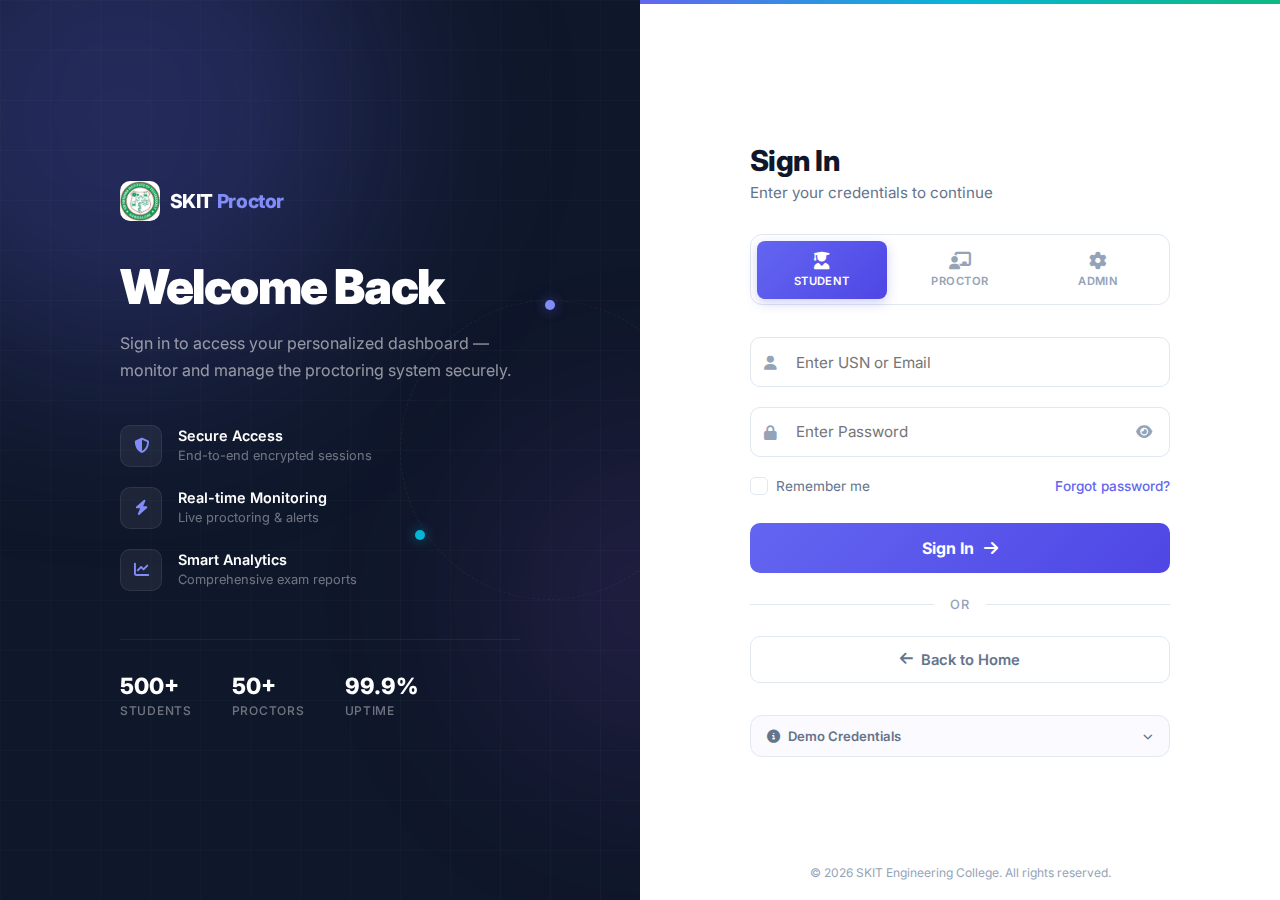
<file: proctoring-system/src/pages/proctor-dashboard.html>
<!DOCTYPE html>
<html lang="en">
<head>
    <meta charset="utf-8"/>
    <meta name="viewport" content="width=device-width, initial-scale=1"/>
    <title>Proctor Dashboard — SKIT Proctoring</title>
    <link rel="preconnect" href="https://fonts.googleapis.com"/>
    <link rel="preconnect" href="https://fonts.gstatic.com" crossorigin/>
    <link href="https://fonts.googleapis.com/css2?family=Inter:wght@300;400;500;600;700;800&display=swap" rel="stylesheet"/>
    <link rel="stylesheet" href="https://cdnjs.cloudflare.com/ajax/libs/font-awesome/6.5.1/css/all.min.css"/>
    <link rel="stylesheet" href="../css/proctor-dashboard.css"/>
</head>
<body>
    <!-- Navigation -->
    <nav class="dash-nav">
        <div class="nav-brand">
            <div class="brand-icon"><i class="fas fa-shield-halved"></i></div>
            <span>SKIT Proctor</span>
        </div>
        <div class="nav-links">
            <a href="../index.html"><i class="fas fa-home"></i> Home</a>
            <a href="proctor-dashboard.html" class="active"><i class="fas fa-th-large"></i> Dashboard</a>
            <a href="../login.html" onclick="logout(event)" class="nav-logout"><i class="fas fa-sign-out-alt"></i> Logout</a>
        </div>
        <button class="nav-mobile-btn" onclick="document.querySelector('.dash-nav').classList.toggle('open')">
            <i class="fas fa-bars"></i>
        </button>
    </nav>

    <main class="dash-main">
        <!-- Welcome -->
        <section class="dash-welcome">
            <div>
                <h1><i class="fas fa-chalkboard-teacher"></i> Proctor Dashboard</h1>
                <p class="welcome-sub" id="proctorInfo">Welcome, Proctor!</p>
            </div>
        </section>

        <!-- Stats -->
        <section class="stats-grid">
            <div class="stat-card" style="--accent:#6366f1">
                <div class="stat-icon"><i class="fas fa-user-graduate"></i></div>
                <div><p class="stat-label">Total Students</p><h3 id="totalStudents">0</h3></div>
            </div>
            <div class="stat-card" style="--accent:#06b6d4">
                <div class="stat-icon"><i class="fas fa-clipboard-list"></i></div>
                <div><p class="stat-label">Exams Conducted</p><h3 id="examsConducted">0</h3></div>
            </div>
            <div class="stat-card" style="--accent:#10b981">
                <div class="stat-icon"><i class="fas fa-chart-bar"></i></div>
                <div><p class="stat-label">Average Score</p><h3 id="avgScore">0%</h3></div>
            </div>
            <div class="stat-card" style="--accent:#f59e0b">
                <div class="stat-icon"><i class="fas fa-percentage"></i></div>
                <div><p class="stat-label">Pass Rate</p><h3 id="passRate">0%</h3></div>
            </div>
        </section>

        <!-- Tabs -->
        <div class="tab-bar">
            <button class="tab-btn active" onclick="switchTab('students')"><i class="fas fa-users"></i> My Students</button>
            <button class="tab-btn" onclick="switchTab('exams')"><i class="fas fa-file-alt"></i> Exams</button>
            <button class="tab-btn" onclick="switchTab('reports')"><i class="fas fa-chart-pie"></i> Reports</button>
        </div>

        <!-- STUDENTS TAB -->
        <div id="students" class="tab-content active">
            <div class="card">
                <h3><i class="fas fa-clipboard-list"></i> Assigned Students</h3>
                <div class="table-wrap">
                    <table id="studentsTable">
                        <thead>
                            <tr><th>USN</th><th>Name</th><th>Email</th><th>Dept</th><th>Phone</th><th>Action</th></tr>
                        </thead>
                        <tbody></tbody>
                    </table>
                </div>
            </div>

            <div class="card">
                <h3><i class="fas fa-calculator"></i> Internal Marks Entry</h3>
                <form id="internalMarksForm" class="marks-form">
                    <div class="form-grid">
                        <div class="form-group">
                            <label for="internalStudentSelect">Student</label>
                            <select id="internalStudentSelect" required><option value="">Select student</option></select>
                        </div>
                        <div class="form-group">
                            <label for="internalExamSelect">Exam / Course</label>
                            <select id="internalExamSelect" required><option value="">Select exam</option></select>
                        </div>
                        <div class="form-group">
                            <label for="internalComponent">Component</label>
                            <select id="internalComponent" required>
                                <option value="IA-1">IA-1</option>
                                <option value="IA-2">IA-2</option>
                                <option value="IA-3">IA-3</option>
                                <option value="Assignment">Assignment</option>
                                <option value="Project">Project</option>
                            </select>
                        </div>
                        <div class="form-group">
                            <label for="internalScore">Marks (out of 50)</label>
                            <input type="number" id="internalScore" min="0" max="50" step="1" placeholder="e.g., 42" required/>
                        </div>
                    </div>
                    <div class="form-actions">
                        <button type="submit" class="btn-primary"><i class="fas fa-save"></i> Save Marks</button>
                        <span id="internalMarksStatus" class="save-status" aria-live="polite"></span>
                    </div>
                </form>

                <div class="marks-recent">
                    <h4><i class="fas fa-clock"></i> Recent Entries</h4>
                    <div class="table-wrap">
                        <table id="internalMarksTable">
                            <thead><tr><th>Student</th><th>Exam</th><th>Component</th><th>Marks</th><th>Updated</th></tr></thead>
                            <tbody><tr><td colspan="5" style="text-align:center;">No entries recorded yet</td></tr></tbody>
                        </table>
                    </div>
                </div>
            </div>
        </div>

        <!-- EXAMS TAB -->
        <div id="exams" class="tab-content">
            <div class="card">
                <h3><i class="fas fa-file-alt"></i> Scheduled Exams</h3>
                <div class="table-wrap">
                    <table id="examsTable">
                        <thead><tr><th>Exam Name</th><th>Date</th><th>Time</th><th>Students</th><th>Status</th><th>Action</th></tr></thead>
                        <tbody></tbody>
                    </table>
                </div>
            </div>
        </div>

        <!-- REPORTS TAB -->
        <div id="reports" class="tab-content">
            <div class="card">
                <h3><i class="fas fa-chart-pie"></i> Student Performance Report</h3>
                <div class="table-wrap">
                    <table id="reportsTable">
                        <thead><tr><th>USN</th><th>Name</th><th>Total Exams</th><th>Avg Score</th><th>Pass Status</th><th>Last Exam</th></tr></thead>
                        <tbody></tbody>
                    </table>
                </div>
            </div>
        </div>
    </main>

    <footer class="dash-footer">
        <p>&copy; 2026 SKIT Proctoring System &mdash; Built with <i class="fas fa-heart" style="color:#ef4444"></i></p>
    </footer>

    <script src="../js/proctor-dashboard.js"></script>
</body>
</html>
</file>
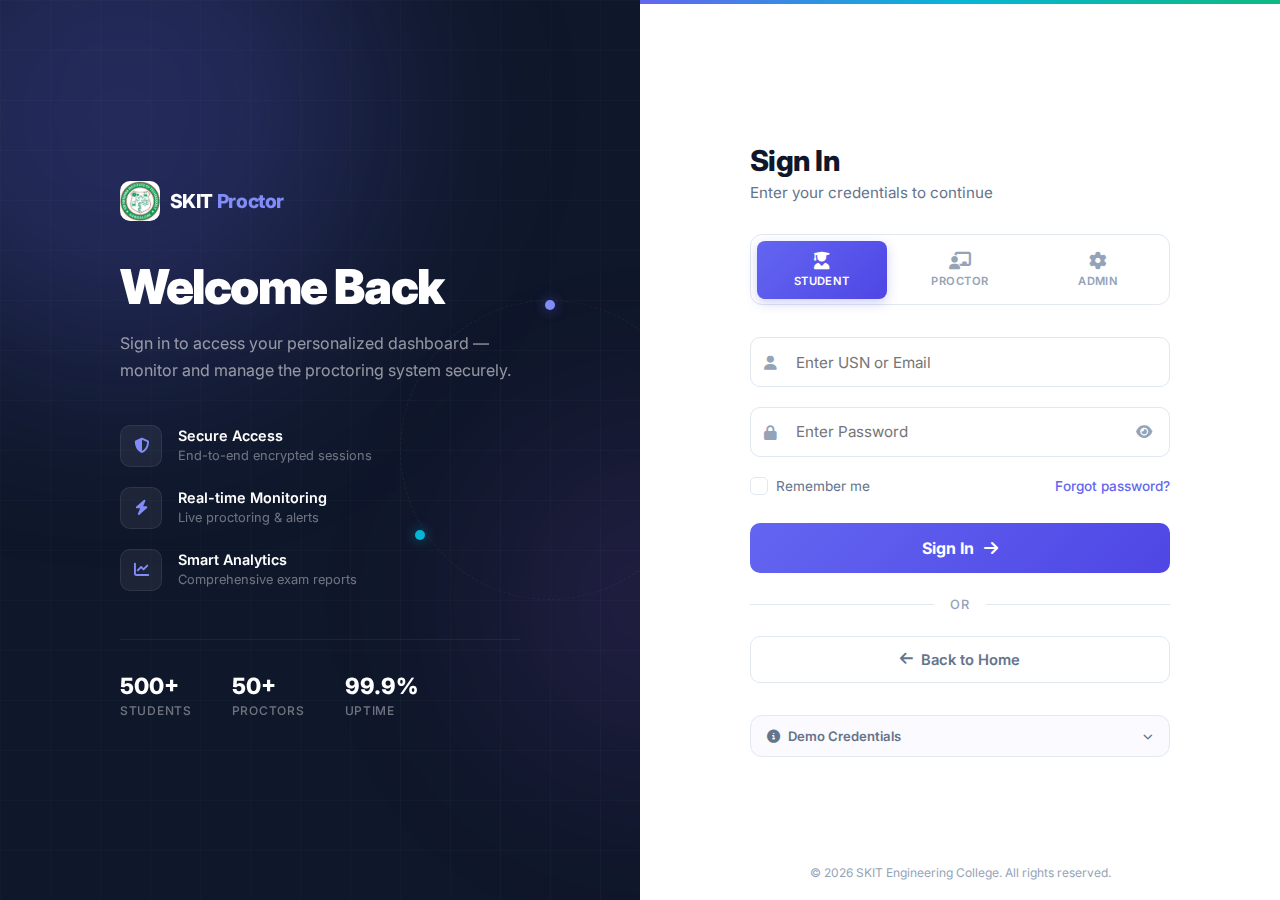
<file: proctoring-system/src/pages/student-detail.html>
<!DOCTYPE html>
<html lang="en">
<head>
    <meta charset="utf-8"/>
    <meta name="viewport" content="width=device-width,initial-scale=1"/>
    <title>Student Detail</title>
    <link rel="stylesheet" href="../css/styles.css"/>
    <link rel="stylesheet" href="../css/student-detail.css"/>
</head>
<body>
    <header>
        <img src="../images/logo.png" alt="Logo"/>
        <h1>Student Detail</h1>
    </header>
    <nav>
        <ul>
            <li><a href="../index.html">Home</a></li>
            <li><a href="proctor-dashboard.html">Back to Dashboard</a></li>
        </ul>
    </nav>
    <main>
        <div class="detail-container">
            <section class="card profile-card">
                <div class="profile-heading">
                    <div>
                        <p class="eyebrow">Student Overview</p>
                        <h2 id="studentName">--</h2>
                        <p id="studentStatus" class="muted">Loading profile...</p>
                    </div>
                    <div class="profile-badges">
                        <span class="badge" id="studentUSN">--</span>
                        <span class="badge" id="studentDept">--</span>
                        <span class="badge" id="studentSem">--</span>
                    </div>
                </div>
                <div class="profile-grid">
                    <div class="profile-item">
                        <span>Email</span>
                        <strong id="studentEmail">--</strong>
                    </div>
                    <div class="profile-item">
                        <span>Phone</span>
                        <strong id="studentPhone">--</strong>
                    </div>
                    <div class="profile-item">
                        <span>Section</span>
                        <strong id="studentSec">--</strong>
                    </div>
                    <div class="profile-item">
                        <span>Parent</span>
                        <strong id="studentParent">--</strong>
                    </div>
                    <div class="profile-item">
                        <span>Parent Phone</span>
                        <strong id="studentParentPhone">--</strong>
                    </div>
                </div>
            </section>

            <section class="card marks-card">
                <div class="card-heading">
                    <div>
                        <p class="eyebrow">Internal Assessments</p>
                        <h3>Recorded Marks</h3>
                    </div>
                    <button id="newEntryBtn" class="btn">Add New</button>
                </div>
                <table id="studentMarksTable">
                    <thead>
                        <tr>
                            <th>Exam</th>
                            <th>Component</th>
                            <th>Marks</th>
                            <th>Updated</th>
                            <th>Action</th>
                        </tr>
                    </thead>
                    <tbody>
                        <tr><td colspan="5" style="text-align:center;">No internal marks recorded yet</td></tr>
                    </tbody>
                </table>
            </section>

            <section class="card marks-form-card">
                <div class="card-heading">
                    <div>
                        <p class="eyebrow">Manage Marks</p>
                        <h3 id="marksFormTitle">Add Internal Entry</h3>
                    </div>
                    <button id="resetFormBtn" class="btn btn-outline">Reset</button>
                </div>
                <form id="studentMarksForm" class="marks-form">
                    <input type="hidden" id="marksEntryId"/>
                    <div class="form-grid">
                        <label>Exam / Course
                            <select id="marksExamSelect" required>
                                <option value="">Select exam</option>
                            </select>
                        </label>
                        <label>Component
                            <select id="marksComponent" required>
                                <option value="IA-1">IA-1</option>
                                <option value="IA-2">IA-2</option>
                                <option value="IA-3">IA-3</option>
                                <option value="Assignment">Assignment</option>
                                <option value="Project">Project</option>
                            </select>
                        </label>
                        <label>Marks (out of 50)
                            <input type="number" id="marksScore" min="0" max="50" placeholder="e.g., 45" required/>
                        </label>
                    </div>
                    <div class="form-actions">
                        <button type="submit" class="btn btn-success">Save Marks</button>
                        <span id="marksFormStatus" class="save-status" aria-live="polite"></span>
                    </div>
                </form>
            </section>
        </div>
    </main>
    <footer>
        <p>&copy; 2026 Proctoring System. All rights reserved.</p>
    </footer>
    <script src="../js/student-detail.js"></script>
</body>
</html>
</file>
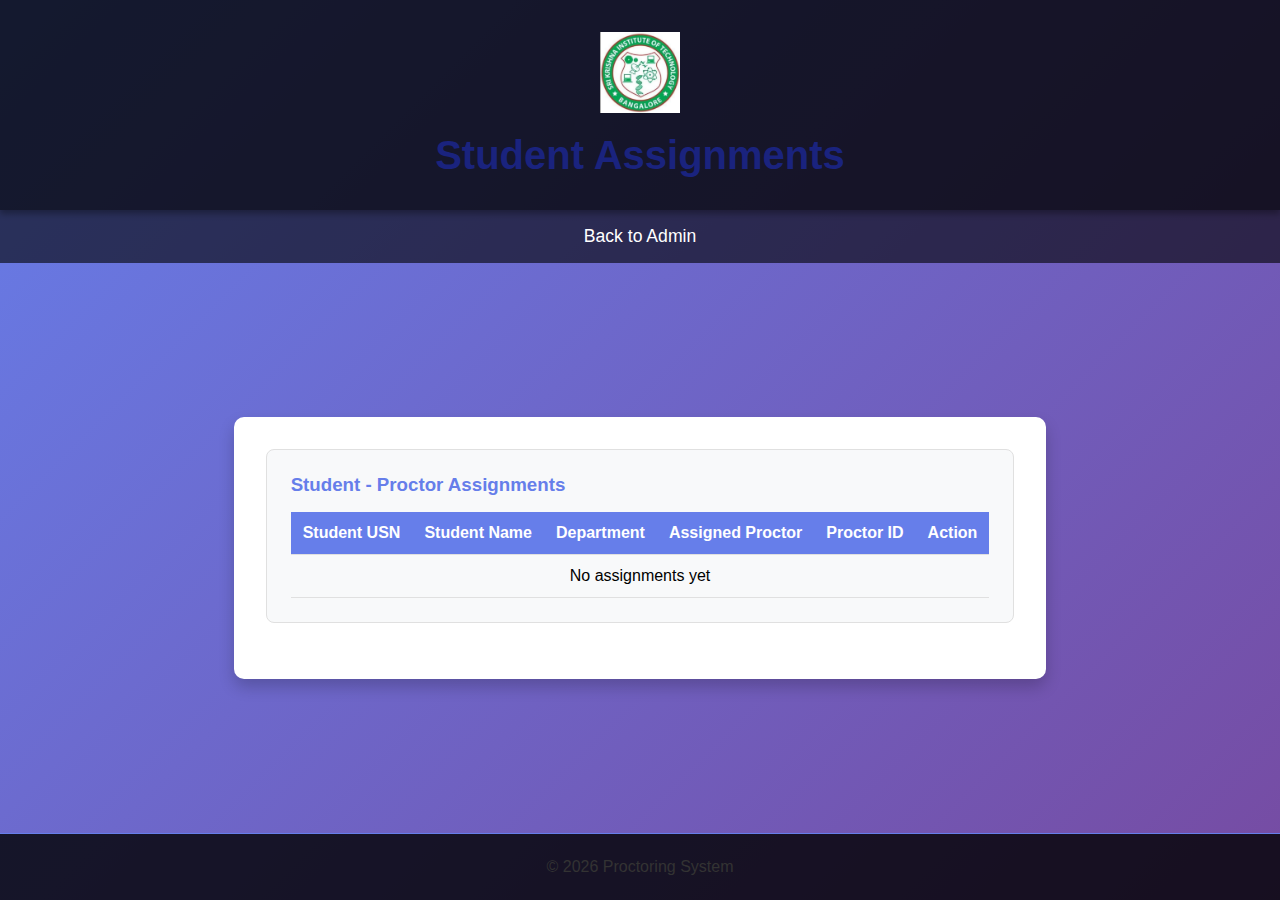
<file: proctoring-system/src/pages/view-assignments.html>
<!DOCTYPE html>
<html lang="en">
<head>
    <meta charset="utf-8"/>
    <meta name="viewport" content="width=device-width,initial-scale=1"/>
    <title>Student Assignments</title>
    <link rel="stylesheet" href="../css/styles.css"/>
</head>
<body>
    <header>
        <img src="../images/logo.png" alt="Logo"/>
        <h1>Student Assignments</h1>
    </header>
    <nav>
        <ul>
            <li><a href="admin-dashboard.html">Back to Admin</a></li>
        </ul>
    </nav>
    <main>
        <div class="dashboard-container">
            <div class="card">
                <h3>Student - Proctor Assignments</h3>
                <table id="assignmentsTable">
                    <thead>
                        <tr>
                            <th>Student USN</th>
                            <th>Student Name</th>
                            <th>Department</th>
                            <th>Assigned Proctor</th>
                            <th>Proctor ID</th>
                            <th>Action</th>
                        </tr>
                    </thead>
                    <tbody></tbody>
                </table>
            </div>
        </div>
    </main>
    <footer>
        <p>&copy; 2026 Proctoring System</p>
    </footer>
    <script>
        function renderAssignments() {
            const assignments = JSON.parse(localStorage.getItem('assignments') || '[]');
            const students = JSON.parse(localStorage.getItem('students') || '[]');
            const proctors = JSON.parse(localStorage.getItem('proctors') || '[]');
            
            const tbody = document.querySelector('#assignmentsTable tbody');
            tbody.innerHTML = '';
            
            assignments.forEach(a => {
                const student = students.find(s => s.usn === a.usn);
                const proctor = proctors.find(p => p.id === a.proctorId);
                
                if (student && proctor) {
                    const tr = document.createElement('tr');
                    tr.innerHTML = `<td>${student.usn}</td><td>${student.fullName}</td><td>${student.dept}</td>
                    <td>${proctor.name}</td><td>${proctor.id}</td>
                    <td><button class="btn btn-danger" onclick="removeAssignment('${a.usn}', '${a.proctorId}')">Remove</button></td>`;
                    tbody.appendChild(tr);
                }
            });
            
            if (assignments.length === 0) {
                tbody.innerHTML = '<tr><td colspan="6" style="text-align: center;">No assignments yet</td></tr>';
            }
        }
        
        function removeAssignment(usn, proctorId) {
            if (!confirm('Remove this assignment?')) return;
            let assignments = JSON.parse(localStorage.getItem('assignments') || '[]');
            assignments = assignments.filter(a => !(a.usn === usn && a.proctorId === proctorId));
            localStorage.setItem('assignments', JSON.stringify(assignments));
            renderAssignments();
        }
        
        renderAssignments();
    </script>
</body>
</html>
</file>
<file: proctoring-system/src/css/landing.css>
/* ===================================================
   SKIT Proctoring System — Landing Page Styles
   Industry-level, modern, responsive
   =================================================== */

/* ---------- VARIABLES ---------- */
:root {
    --primary: #6366f1;
    --primary-dark: #4f46e5;
    --primary-light: #818cf8;
    --accent: #06b6d4;
    --accent-dark: #0891b2;
    --success: #10b981;
    --success-dark: #059669;
    --warning: #f59e0b;
    --danger: #ef4444;
    --surface: #ffffff;
    --surface-2: #f8fafc;
    --surface-3: #f1f5f9;
    --dark: #0f172a;
    --dark-2: #1e293b;
    --dark-3: #334155;
    --text: #1e293b;
    --text-secondary: #64748b;
    --text-muted: #94a3b8;
    --border: #e2e8f0;
    --radius: 12px;
    --radius-lg: 20px;
    --radius-full: 9999px;
    --shadow-sm: 0 1px 2px rgba(0,0,0,.05);
    --shadow: 0 4px 6px -1px rgba(0,0,0,.07), 0 2px 4px -2px rgba(0,0,0,.05);
    --shadow-md: 0 10px 15px -3px rgba(0,0,0,.08), 0 4px 6px -4px rgba(0,0,0,.05);
    --shadow-lg: 0 20px 25px -5px rgba(0,0,0,.08), 0 8px 10px -6px rgba(0,0,0,.04);
    --shadow-xl: 0 25px 50px -12px rgba(0,0,0,.15);
    --transition: .3s cubic-bezier(.4,0,.2,1);
    --transition-slow: .5s cubic-bezier(.4,0,.2,1);
}

/* ---------- RESET ---------- */
*, *::before, *::after { margin: 0; padding: 0; box-sizing: border-box; }
html { scroll-behavior: smooth; scroll-padding-top: 80px; }
body {
    font-family: 'Inter', system-ui, -apple-system, 'Segoe UI', Roboto, sans-serif;
    color: var(--text);
    line-height: 1.7;
    background: var(--surface);
    -webkit-font-smoothing: antialiased;
    -moz-osx-font-smoothing: grayscale;
    overflow-x: hidden;
}
img { max-width: 100%; display: block; }
a { text-decoration: none; color: inherit; }
ul { list-style: none; }

.container {
    max-width: 1200px;
    margin: 0 auto;
    padding: 0 1.5rem;
}

/* ---------- UTILITY ---------- */
.gradient-text {
    background: linear-gradient(135deg, var(--primary) 0%, var(--accent) 100%);
    -webkit-background-clip: text;
    -webkit-text-fill-color: transparent;
    background-clip: text;
}
.highlight { color: var(--primary); }
.section-badge {
    display: inline-block;
    background: linear-gradient(135deg, rgba(99,102,241,.1), rgba(6,182,212,.1));
    color: var(--primary);
    font-size: .8rem;
    font-weight: 700;
    letter-spacing: .08em;
    text-transform: uppercase;
    padding: .4rem 1rem;
    border-radius: var(--radius-full);
    margin-bottom: 1rem;
    border: 1px solid rgba(99,102,241,.15);
}

/* ---------- ANIMATIONS ---------- */
@keyframes fadeUp { from { opacity: 0; transform: translateY(30px); } to { opacity: 1; transform: translateY(0); } }
@keyframes float { 0%,100% { transform: translateY(0); } 50% { transform: translateY(-18px); } }
@keyframes pulse { 0%,100% { opacity: .6; } 50% { opacity: 1; } }
@keyframes slideDown { from { transform: translateY(-100%); opacity: 0; } to { transform: translateY(0); opacity: 1; } }
@keyframes spin { to { transform: rotate(360deg); } }
@keyframes bounce { 0%,100% { transform: translateY(0); } 50% { transform: translateY(-8px); } }

[data-animate] {
    opacity: 0;
    transform: translateY(30px);
    transition: opacity .7s ease, transform .7s ease;
}
[data-animate].animated {
    opacity: 1;
    transform: translateY(0);
}

/* ==============================
   HEADER / NAVBAR
   ============================== */
header {
    position: fixed;
    top: 0;
    left: 0;
    width: 100%;
    z-index: 1000;
    background: rgba(15, 23, 42, .85);
    backdrop-filter: blur(20px);
    -webkit-backdrop-filter: blur(20px);
    border-bottom: 1px solid rgba(255,255,255,.06);
    transition: var(--transition);
}
header.scrolled {
    background: rgba(15, 23, 42, .97);
    box-shadow: 0 4px 30px rgba(0,0,0,.15);
}

.header-content {
    display: flex;
    justify-content: space-between;
    align-items: center;
    height: 72px;
}

.logo-section {
    display: flex;
    align-items: center;
    gap: .6rem;
    text-decoration: none;
}
.logo {
    height: 38px;
    width: 38px;
    object-fit: contain;
}
.site-title {
    font-size: 1.3rem;
    font-weight: 800;
    color: #fff;
    letter-spacing: -.02em;
}

.nav-links {
    display: flex;
    align-items: center;
    gap: .25rem;
}
.nav-link {
    color: rgba(255,255,255,.7);
    font-size: .9rem;
    font-weight: 500;
    padding: .5rem 1rem;
    border-radius: 8px;
    transition: var(--transition);
    position: relative;
}
.nav-link:hover, .nav-link.active {
    color: #fff;
    background: rgba(255,255,255,.08);
}
.nav-link.active::after {
    content: '';
    position: absolute;
    bottom: 2px;
    left: 50%;
    transform: translateX(-50%);
    width: 20px;
    height: 2px;
    background: var(--primary-light);
    border-radius: 2px;
}

.btn-nav {
    background: var(--primary) !important;
    color: #fff !important;
    padding: .55rem 1.25rem !important;
    border-radius: 8px !important;
    font-weight: 600 !important;
    font-size: .9rem !important;
    margin-left: .75rem;
    transition: var(--transition) !important;
    display: inline-flex;
    align-items: center;
    gap: .4rem;
}
.btn-nav:hover {
    background: var(--primary-dark) !important;
    transform: translateY(-1px);
    box-shadow: 0 4px 12px rgba(99,102,241,.4);
}

/* Mobile toggle */
.mobile-toggle {
    display: none;
    flex-direction: column;
    gap: 5px;
    background: none;
    border: none;
    cursor: pointer;
    padding: 6px;
    z-index: 1001;
}
.mobile-toggle span {
    width: 24px;
    height: 2px;
    background: #fff;
    border-radius: 2px;
    transition: var(--transition);
}
.mobile-toggle.active span:nth-child(1) { transform: rotate(45deg) translate(5px, 5px); }
.mobile-toggle.active span:nth-child(2) { opacity: 0; }
.mobile-toggle.active span:nth-child(3) { transform: rotate(-45deg) translate(5px, -5px); }

/* ==============================
   HERO SECTION
   ============================== */
.hero {
    position: relative;
    min-height: 100vh;
    display: flex;
    align-items: center;
    justify-content: center;
    text-align: center;
    color: #fff;
    overflow: hidden;
    padding: 8rem 1.5rem 4rem;
}

.hero-bg {
    position: absolute;
    inset: 0;
    z-index: 0;
}
.hero-gradient {
    position: absolute;
    inset: 0;
    background: linear-gradient(135deg, #0f172a 0%, #1e1b4b 40%, #312e81 70%, #1e293b 100%);
}
.hero-grid {
    position: absolute;
    inset: 0;
    background-image:
        linear-gradient(rgba(255,255,255,.03) 1px, transparent 1px),
        linear-gradient(90deg, rgba(255,255,255,.03) 1px, transparent 1px);
    background-size: 60px 60px;
}
.hero-orb {
    position: absolute;
    border-radius: 50%;
    filter: blur(80px);
}
.hero-orb-1 {
    width: 500px; height: 500px;
    background: rgba(99,102,241,.3);
    top: -10%; right: -5%;
    animation: float 8s ease-in-out infinite;
}
.hero-orb-2 {
    width: 400px; height: 400px;
    background: rgba(6,182,212,.25);
    bottom: -15%; left: -8%;
    animation: float 10s ease-in-out infinite 2s;
}
.hero-orb-3 {
    width: 250px; height: 250px;
    background: rgba(168,85,247,.2);
    top: 40%; left: 30%;
    animation: float 12s ease-in-out infinite 4s;
}

.hero-content {
    position: relative;
    z-index: 1;
    max-width: 820px;
    animation: fadeUp .8s ease-out;
}

.hero-badge {
    display: inline-flex;
    align-items: center;
    gap: .5rem;
    background: rgba(255,255,255,.08);
    border: 1px solid rgba(255,255,255,.12);
    backdrop-filter: blur(10px);
    padding: .5rem 1.25rem;
    border-radius: var(--radius-full);
    font-size: .85rem;
    font-weight: 500;
    margin-bottom: 2rem;
    color: rgba(255,255,255,.9);
}
.hero-badge i { color: var(--success); }

.hero h1 {
    font-size: clamp(2.5rem, 6vw, 4.2rem);
    font-weight: 900;
    line-height: 1.1;
    letter-spacing: -.03em;
    margin-bottom: 1.5rem;
}

.hero-subtitle {
    font-size: clamp(1rem, 2vw, 1.2rem);
    color: rgba(255,255,255,.7);
    max-width: 640px;
    margin: 0 auto 2.5rem;
    line-height: 1.8;
}

.hero-buttons {
    display: flex;
    gap: 1rem;
    justify-content: center;
    flex-wrap: wrap;
    margin-bottom: 3.5rem;
}

.hero-stats-row {
    display: flex;
    align-items: center;
    justify-content: center;
    gap: 2rem;
    flex-wrap: wrap;
}
.hero-stat {
    display: flex;
    flex-direction: column;
    align-items: center;
}
.hero-stat strong {
    font-size: 1.6rem;
    font-weight: 800;
}
.hero-stat span {
    font-size: .8rem;
    color: rgba(255,255,255,.5);
    text-transform: uppercase;
    letter-spacing: .06em;
    font-weight: 500;
}
.hero-stat-divider {
    width: 1px;
    height: 40px;
    background: rgba(255,255,255,.15);
}

.hero-scroll-indicator {
    position: absolute;
    bottom: 2rem;
    left: 50%;
    transform: translateX(-50%);
    z-index: 1;
}
.hero-scroll-indicator a {
    color: rgba(255,255,255,.4);
    font-size: 1.2rem;
    animation: bounce 2s ease infinite;
    display: block;
}

/* ==============================
   BUTTONS
   ============================== */
.btn {
    display: inline-flex;
    align-items: center;
    gap: .5rem;
    padding: .75rem 1.75rem;
    border-radius: 10px;
    font-weight: 600;
    font-size: .95rem;
    transition: var(--transition);
    border: none;
    cursor: pointer;
    text-decoration: none;
    line-height: 1.5;
}
.btn-lg {
    padding: .9rem 2rem;
    font-size: 1.05rem;
}
.btn-primary {
    background: var(--primary);
    color: #fff;
    box-shadow: 0 4px 14px rgba(99,102,241,.35);
}
.btn-primary:hover {
    background: var(--primary-dark);
    transform: translateY(-2px);
    box-shadow: 0 8px 25px rgba(99,102,241,.45);
}
.btn-outline {
    background: rgba(255,255,255,.08);
    color: #fff;
    border: 1px solid rgba(255,255,255,.2);
    backdrop-filter: blur(10px);
}
.btn-outline:hover {
    background: rgba(255,255,255,.15);
    border-color: rgba(255,255,255,.35);
}
.btn-white {
    background: #fff;
    color: var(--primary);
    box-shadow: 0 4px 14px rgba(0,0,0,.1);
}
.btn-white:hover {
    transform: translateY(-2px);
    box-shadow: 0 8px 25px rgba(0,0,0,.15);
}
.btn-ghost {
    background: transparent;
    color: #fff;
    border: 1px solid rgba(255,255,255,.3);
}
.btn-ghost:hover {
    background: rgba(255,255,255,.1);
}

/* ==============================
   TRUST BAR
   ============================== */
.trust-bar {
    background: var(--surface-2);
    border-bottom: 1px solid var(--border);
    padding: 2.5rem 0;
}
.trust-label {
    text-align: center;
    font-size: .8rem;
    font-weight: 600;
    text-transform: uppercase;
    letter-spacing: .1em;
    color: var(--text-muted);
    margin-bottom: 1.5rem;
}
.trust-logos {
    display: flex;
    justify-content: center;
    align-items: center;
    gap: 2.5rem;
    flex-wrap: wrap;
}
.trust-item {
    display: flex;
    align-items: center;
    gap: .5rem;
    font-size: .85rem;
    font-weight: 600;
    color: var(--text-secondary);
}
.trust-item i {
    color: var(--primary);
    font-size: 1rem;
}

/* ==============================
   SECTION HEADER
   ============================== */
.section-header {
    text-align: center;
    max-width: 650px;
    margin: 0 auto 4rem;
}
.section-header h2 {
    font-size: clamp(1.8rem, 4vw, 2.8rem);
    font-weight: 800;
    color: var(--dark);
    letter-spacing: -.02em;
    margin-bottom: .75rem;
    line-height: 1.2;
}
.section-header p {
    font-size: 1.1rem;
    color: var(--text-secondary);
    line-height: 1.7;
}

/* ==============================
   FEATURES
   ============================== */
.features {
    padding: 6rem 0;
    background: var(--surface-3);
}

.features-grid {
    display: grid;
    grid-template-columns: repeat(3, 1fr);
    gap: 2rem;
}

.feature-card {
    position: relative;
    background: var(--surface);
    border-radius: var(--radius-lg);
    padding: 2.5rem 2rem 2rem;
    box-shadow: var(--shadow);
    border: 1px solid var(--border);
    transition: var(--transition);
    overflow: hidden;
}
.feature-card:hover {
    transform: translateY(-6px);
    box-shadow: var(--shadow-xl);
    border-color: transparent;
}
.feature-card.featured {
    border: 2px solid var(--primary);
    box-shadow: var(--shadow-lg), 0 0 0 3px rgba(99,102,241,.08);
}
.card-accent {
    position: absolute;
    top: 0; left: 0; right: 0;
    height: 4px;
}
.accent-blue { background: linear-gradient(90deg, var(--primary), var(--primary-light)); }
.accent-cyan { background: linear-gradient(90deg, var(--accent), #22d3ee); }
.accent-green { background: linear-gradient(90deg, var(--success), #34d399); }

.featured-badge {
    position: absolute;
    top: 1rem;
    right: 1rem;
    background: linear-gradient(135deg, var(--primary), var(--accent));
    color: #fff;
    font-size: .7rem;
    font-weight: 700;
    text-transform: uppercase;
    letter-spacing: .05em;
    padding: .3rem .8rem;
    border-radius: var(--radius-full);
}

.card-icon-wrap {
    width: 56px;
    height: 56px;
    border-radius: 14px;
    display: flex;
    align-items: center;
    justify-content: center;
    font-size: 1.4rem;
    margin-bottom: 1.5rem;
}
.icon-blue {
    background: rgba(99,102,241,.1);
    color: var(--primary);
}
.icon-cyan {
    background: rgba(6,182,212,.1);
    color: var(--accent);
}
.icon-green {
    background: rgba(16,185,129,.1);
    color: var(--success);
}

.feature-card h3 {
    font-size: 1.35rem;
    font-weight: 700;
    color: var(--dark);
    margin-bottom: .5rem;
}
.card-desc {
    color: var(--text-secondary);
    font-size: .92rem;
    margin-bottom: 1.25rem;
    line-height: 1.6;
}

.card-list {
    display: flex;
    flex-direction: column;
    gap: .65rem;
    margin-bottom: 1.5rem;
}
.card-list li {
    display: flex;
    align-items: center;
    gap: .6rem;
    color: var(--text-secondary);
    font-size: .9rem;
}
.card-list li i {
    color: var(--success);
    font-size: .75rem;
    flex-shrink: 0;
}

.card-link {
    display: inline-flex;
    align-items: center;
    gap: .4rem;
    color: var(--primary);
    font-weight: 600;
    font-size: .9rem;
    transition: var(--transition);
}
.card-link:hover {
    gap: .7rem;
    color: var(--primary-dark);
}

/* ==============================
   HOW IT WORKS
   ============================== */
.how-it-works {
    padding: 6rem 0;
    background: var(--surface);
}

.steps-grid {
    display: flex;
    align-items: flex-start;
    justify-content: center;
    gap: 0;
    flex-wrap: wrap;
}

.step-card {
    flex: 1;
    min-width: 220px;
    max-width: 260px;
    text-align: center;
    padding: 2rem 1.5rem;
    position: relative;
}
.step-number {
    font-size: 3rem;
    font-weight: 900;
    background: linear-gradient(135deg, var(--primary), var(--accent));
    -webkit-background-clip: text;
    -webkit-text-fill-color: transparent;
    background-clip: text;
    opacity: .15;
    line-height: 1;
    margin-bottom: .5rem;
}
.step-icon {
    width: 64px;
    height: 64px;
    border-radius: 50%;
    background: linear-gradient(135deg, var(--primary), var(--accent));
    color: #fff;
    display: flex;
    align-items: center;
    justify-content: center;
    font-size: 1.4rem;
    margin: 0 auto 1.25rem;
    box-shadow: 0 8px 25px rgba(99,102,241,.3);
}
.step-card h3 {
    font-size: 1.15rem;
    font-weight: 700;
    color: var(--dark);
    margin-bottom: .5rem;
}
.step-card p {
    color: var(--text-secondary);
    font-size: .88rem;
    line-height: 1.6;
}

.step-connector {
    display: flex;
    align-items: center;
    justify-content: center;
    padding-top: 5rem;
    color: var(--text-muted);
    font-size: 1rem;
}

/* ==============================
   STATS
   ============================== */
.stats {
    padding: 5rem 0;
    background: linear-gradient(135deg, var(--dark) 0%, #1e1b4b 50%, var(--dark-2) 100%);
    color: #fff;
    position: relative;
    overflow: hidden;
}
.stats::before {
    content: '';
    position: absolute;
    top: -50%;
    right: -20%;
    width: 600px;
    height: 600px;
    background: radial-gradient(circle, rgba(99,102,241,.15), transparent 70%);
    border-radius: 50%;
}

.stats-grid {
    display: grid;
    grid-template-columns: repeat(4, 1fr);
    gap: 2rem;
    text-align: center;
    position: relative;
    z-index: 1;
}

.stat-item {
    padding: 1.5rem;
}
.stat-icon {
    font-size: 1.5rem;
    color: var(--primary-light);
    margin-bottom: .75rem;
}
.stat-item h4 {
    font-size: 3rem;
    font-weight: 900;
    letter-spacing: -.02em;
    display: inline;
}
.stat-suffix {
    font-size: 1.8rem;
    font-weight: 700;
    opacity: .7;
}
.stat-item p {
    color: rgba(255,255,255,.6);
    font-size: .9rem;
    margin-top: .25rem;
    text-transform: uppercase;
    letter-spacing: .05em;
    font-weight: 500;
}

/* ==============================
   ABOUT / WHY US
   ============================== */
.about {
    padding: 6rem 0;
    background: var(--surface);
}

.about-content {
    display: grid;
    grid-template-columns: 1fr 1fr;
    gap: 4rem;
    align-items: center;
}

.about-visual {
    display: flex;
    align-items: center;
    justify-content: center;
}
.about-graphic {
    position: relative;
    width: 380px;
    height: 380px;
}
.graphic-ring {
    position: absolute;
    inset: 0;
    border: 2px dashed rgba(99,102,241,.2);
    border-radius: 50%;
    animation: spin 30s linear infinite;
}
.graphic-card {
    position: absolute;
    background: var(--surface);
    border-radius: var(--radius);
    padding: 1.2rem 1.5rem;
    display: flex;
    align-items: center;
    gap: .75rem;
    box-shadow: var(--shadow-lg);
    border: 1px solid var(--border);
    font-weight: 600;
    font-size: .9rem;
    color: var(--dark);
}
.graphic-card i {
    font-size: 1.2rem;
}
.gc-1 {
    top: 10%;
    left: 50%;
    transform: translateX(-50%);
    animation: float 6s ease-in-out infinite;
}
.gc-1 i { color: var(--primary); }
.gc-2 {
    bottom: 25%;
    left: -5%;
    animation: float 7s ease-in-out infinite 1s;
}
.gc-2 i { color: var(--warning); }
.gc-3 {
    bottom: 20%;
    right: -5%;
    animation: float 8s ease-in-out infinite 2s;
}
.gc-3 i { color: var(--accent); }

.about-text h2 {
    font-size: clamp(1.8rem, 3.5vw, 2.5rem);
    font-weight: 800;
    color: var(--dark);
    letter-spacing: -.02em;
    margin-bottom: 1rem;
    line-height: 1.2;
}
.about-text > p {
    color: var(--text-secondary);
    font-size: 1.02rem;
    margin-bottom: 2rem;
    line-height: 1.8;
}

.about-features {
    display: flex;
    flex-direction: column;
    gap: 1.25rem;
}
.about-item {
    display: flex;
    gap: 1rem;
    align-items: flex-start;
}
.about-icon {
    flex-shrink: 0;
    width: 42px;
    height: 42px;
    border-radius: 10px;
    background: linear-gradient(135deg, rgba(99,102,241,.1), rgba(6,182,212,.1));
    display: flex;
    align-items: center;
    justify-content: center;
    color: var(--primary);
    font-size: .95rem;
}
.about-item strong {
    display: block;
    font-size: .95rem;
    color: var(--dark);
    margin-bottom: .15rem;
}
.about-item p {
    font-size: .85rem;
    color: var(--text-secondary);
    margin: 0;
    line-height: 1.5;
}

/* ==============================
   TECHNOLOGY / SECURITY
   ============================== */
.technology {
    padding: 6rem 0;
    background: var(--surface-3);
}

.tech-grid {
    display: grid;
    grid-template-columns: repeat(3, 1fr);
    gap: 1.5rem;
}
.tech-card {
    background: var(--surface);
    border: 1px solid var(--border);
    border-radius: var(--radius-lg);
    padding: 2rem;
    text-align: center;
    transition: var(--transition);
}
.tech-card:hover {
    transform: translateY(-4px);
    box-shadow: var(--shadow-lg);
    border-color: rgba(99,102,241,.2);
}
.tech-card i {
    font-size: 2rem;
    color: var(--primary);
    margin-bottom: 1rem;
    display: block;
}
.tech-card h4 {
    font-size: 1.05rem;
    font-weight: 700;
    color: var(--dark);
    margin-bottom: .5rem;
}
.tech-card p {
    font-size: .88rem;
    color: var(--text-secondary);
    line-height: 1.6;
}

/* ==============================
   TESTIMONIALS
   ============================== */
.testimonials {
    padding: 6rem 0;
    background: var(--surface);
}

.testimonials-grid {
    display: grid;
    grid-template-columns: repeat(3, 1fr);
    gap: 2rem;
}

.testimonial-card {
    background: var(--surface);
    border: 1px solid var(--border);
    border-radius: var(--radius-lg);
    padding: 2rem;
    transition: var(--transition);
    position: relative;
}
.testimonial-card::before {
    content: '\201C';
    position: absolute;
    top: 1rem;
    right: 1.5rem;
    font-size: 4rem;
    color: var(--primary);
    opacity: .08;
    font-family: Georgia, serif;
    line-height: 1;
}
.testimonial-card:hover {
    transform: translateY(-4px);
    box-shadow: var(--shadow-lg);
}
.testimonial-stars {
    display: flex;
    gap: .15rem;
    margin-bottom: 1rem;
    color: var(--warning);
    font-size: .85rem;
}
.testimonial-card > p {
    color: var(--text-secondary);
    font-size: .93rem;
    line-height: 1.7;
    margin-bottom: 1.5rem;
    font-style: italic;
}
.testimonial-author {
    display: flex;
    align-items: center;
    gap: .75rem;
}
.author-avatar {
    width: 44px;
    height: 44px;
    border-radius: 50%;
    display: flex;
    align-items: center;
    justify-content: center;
    font-size: .75rem;
    font-weight: 700;
    color: #fff;
    flex-shrink: 0;
}
.avatar-1 { background: linear-gradient(135deg, var(--primary), #a78bfa); }
.avatar-2 { background: linear-gradient(135deg, var(--accent), #22d3ee); }
.avatar-3 { background: linear-gradient(135deg, var(--success), #34d399); }
.testimonial-author strong {
    display: block;
    font-size: .9rem;
    color: var(--dark);
}
.testimonial-author span {
    font-size: .78rem;
    color: var(--text-muted);
}

/* ==============================
   FAQ
   ============================== */
.faq {
    padding: 6rem 0;
    background: var(--surface-3);
}

.faq-grid {
    max-width: 800px;
    margin: 0 auto;
    display: flex;
    flex-direction: column;
    gap: .75rem;
}

.faq-item {
    background: var(--surface);
    border: 1px solid var(--border);
    border-radius: var(--radius);
    overflow: hidden;
    transition: var(--transition);
}
.faq-item.active {
    border-color: rgba(99,102,241,.3);
    box-shadow: 0 4px 15px rgba(99,102,241,.08);
}

.faq-question {
    width: 100%;
    display: flex;
    justify-content: space-between;
    align-items: center;
    padding: 1.25rem 1.5rem;
    background: none;
    border: none;
    cursor: pointer;
    font-size: .95rem;
    font-weight: 600;
    color: var(--dark);
    text-align: left;
    font-family: inherit;
    transition: var(--transition);
    gap: 1rem;
}
.faq-question:hover {
    color: var(--primary);
}
.faq-question i {
    font-size: .75rem;
    color: var(--text-muted);
    transition: var(--transition);
    flex-shrink: 0;
}
.faq-item.active .faq-question i {
    transform: rotate(45deg);
    color: var(--primary);
}

.faq-answer {
    max-height: 0;
    overflow: hidden;
    transition: max-height .4s ease, padding .4s ease;
}
.faq-item.active .faq-answer {
    max-height: 300px;
    padding: 0 1.5rem 1.25rem;
}
.faq-answer p {
    font-size: .9rem;
    color: var(--text-secondary);
    line-height: 1.7;
}

/* ==============================
   CTA
   ============================== */
.cta {
    position: relative;
    padding: 6rem 0;
    background: linear-gradient(135deg, var(--dark) 0%, #1e1b4b 50%, #312e81 100%);
    color: #fff;
    text-align: center;
    overflow: hidden;
}
.cta-bg {
    position: absolute;
    inset: 0;
}
.cta-orb {
    position: absolute;
    border-radius: 50%;
    filter: blur(80px);
}
.cta-orb-1 {
    width: 300px; height: 300px;
    background: rgba(99,102,241,.3);
    top: -20%; right: 10%;
}
.cta-orb-2 {
    width: 250px; height: 250px;
    background: rgba(6,182,212,.2);
    bottom: -20%; left: 15%;
}
.cta-content {
    position: relative;
    z-index: 1;
}
.cta h2 {
    font-size: clamp(1.8rem, 3.5vw, 2.8rem);
    font-weight: 800;
    margin-bottom: 1rem;
    letter-spacing: -.02em;
}
.cta p {
    font-size: 1.1rem;
    color: rgba(255,255,255,.7);
    margin-bottom: 2.5rem;
    max-width: 550px;
    margin-left: auto;
    margin-right: auto;
}
.cta-buttons {
    display: flex;
    gap: 1rem;
    justify-content: center;
    flex-wrap: wrap;
}

/* ==============================
   FOOTER
   ============================== */
footer {
    background: var(--dark);
    color: rgba(255,255,255,.7);
    padding-top: 4rem;
}

.footer-content {
    display: grid;
    grid-template-columns: 1.5fr 2fr;
    gap: 3rem;
    padding-bottom: 3rem;
}

.footer-logo {
    display: flex;
    align-items: center;
    gap: .6rem;
    margin-bottom: 1rem;
}
.footer-logo .logo {
    height: 32px;
    width: 32px;
}
.footer-logo span {
    font-size: 1.15rem;
    font-weight: 800;
    color: #fff;
}
.footer-brand > p {
    font-size: .88rem;
    line-height: 1.7;
    margin-bottom: 1.5rem;
    max-width: 320px;
}

.footer-socials {
    display: flex;
    gap: .75rem;
}
.footer-socials a {
    width: 38px;
    height: 38px;
    border-radius: 10px;
    background: rgba(255,255,255,.07);
    display: flex;
    align-items: center;
    justify-content: center;
    color: rgba(255,255,255,.6);
    font-size: .9rem;
    transition: var(--transition);
}
.footer-socials a:hover {
    background: var(--primary);
    color: #fff;
    transform: translateY(-2px);
}

.footer-links {
    display: grid;
    grid-template-columns: repeat(3, 1fr);
    gap: 2rem;
}
.footer-col h4 {
    color: #fff;
    font-size: .9rem;
    font-weight: 700;
    margin-bottom: 1rem;
    text-transform: uppercase;
    letter-spacing: .05em;
}
.footer-col ul {
    display: flex;
    flex-direction: column;
    gap: .6rem;
}
.footer-col a {
    color: rgba(255,255,255,.5);
    font-size: .88rem;
    transition: var(--transition);
}
.footer-col a:hover {
    color: #fff;
    padding-left: 4px;
}

.footer-bottom {
    border-top: 1px solid rgba(255,255,255,.08);
    padding: 1.5rem 0;
}
.footer-bottom-inner {
    display: flex;
    justify-content: space-between;
    align-items: center;
    flex-wrap: wrap;
    gap: 1rem;
}
.footer-bottom p {
    font-size: .82rem;
    color: rgba(255,255,255,.4);
}
.footer-bottom-links {
    display: flex;
    gap: 1.5rem;
}
.footer-bottom-links a {
    font-size: .82rem;
    color: rgba(255,255,255,.4);
    transition: var(--transition);
}
.footer-bottom-links a:hover {
    color: #fff;
}

/* ==============================
   BACK TO TOP
   ============================== */
.back-to-top {
    position: fixed;
    bottom: 2rem;
    right: 2rem;
    width: 48px;
    height: 48px;
    border-radius: 50%;
    background: var(--primary);
    color: #fff;
    border: none;
    cursor: pointer;
    font-size: 1rem;
    display: flex;
    align-items: center;
    justify-content: center;
    box-shadow: 0 4px 15px rgba(99,102,241,.4);
    opacity: 0;
    visibility: hidden;
    transform: translateY(20px);
    transition: var(--transition);
    z-index: 999;
}
.back-to-top.visible {
    opacity: 1;
    visibility: visible;
    transform: translateY(0);
}
.back-to-top:hover {
    background: var(--primary-dark);
    transform: translateY(-3px);
}

/* ==============================
   RESPONSIVE
   ============================== */
@media (max-width: 1024px) {
    .features-grid { grid-template-columns: 1fr; max-width: 480px; margin: 0 auto; }
    .tech-grid { grid-template-columns: repeat(2, 1fr); }
    .testimonials-grid { grid-template-columns: 1fr; max-width: 500px; margin: 0 auto; }
    .about-content { grid-template-columns: 1fr; gap: 2rem; }
    .about-visual { order: -1; }
    .about-graphic { width: 300px; height: 300px; }
    .stats-grid { grid-template-columns: repeat(2, 1fr); }
    .footer-content { grid-template-columns: 1fr; }
}

@media (max-width: 768px) {
    .mobile-toggle { display: flex; }
    .nav-links {
        position: fixed;
        top: 72px;
        left: 0;
        right: 0;
        background: rgba(15,23,42,.98);
        backdrop-filter: blur(20px);
        flex-direction: column;
        padding: 1.5rem;
        gap: .25rem;
        transform: translateY(-120%);
        transition: var(--transition-slow);
        border-bottom: 1px solid rgba(255,255,255,.06);
    }
    .nav-links.open {
        transform: translateY(0);
    }
    .nav-link {
        width: 100%;
        padding: .75rem 1rem;
    }
    .btn-nav {
        width: 100%;
        justify-content: center;
        margin-left: 0 !important;
        margin-top: .5rem;
    }

    .hero { min-height: auto; padding: 7rem 1rem 4rem; }
    .hero h1 { font-size: 2.2rem; }
    .hero-stats-row { gap: 1.25rem; }
    .hero-stat-divider { height: 30px; }

    .section-header { margin-bottom: 2.5rem; }

    .steps-grid { flex-direction: column; align-items: center; }
    .step-connector { transform: rotate(90deg); padding: 0; margin: -.5rem 0; }

    .tech-grid { grid-template-columns: 1fr; }
    .stats-grid { grid-template-columns: 1fr 1fr; }

    .footer-links { grid-template-columns: 1fr 1fr; }
    .footer-bottom-inner { flex-direction: column; text-align: center; }
}

@media (max-width: 480px) {
    .hero-buttons { flex-direction: column; align-items: stretch; }
    .hero-stats-row { flex-direction: column; gap: .75rem; }
    .hero-stat-divider { width: 40px; height: 1px; }
    .stats-grid { grid-template-columns: 1fr; }
    .footer-links { grid-template-columns: 1fr; }
    .trust-logos { flex-direction: column; gap: 1rem; }
}
</file>
<file: proctoring-system/src/css/admin-dashboard.css>
/* ═══════════════════════════════════════════════════════
   SKIT Proctoring — Admin Dashboard
   ═══════════════════════════════════════════════════════ */
*,*::before,*::after{box-sizing:border-box;margin:0;padding:0}

:root{
    --bg:#0f172a;
    --bg-card:rgba(30,41,59,.7);
    --bg-card-solid:#1e293b;
    --text:#f1f5f9;
    --text-sec:#94a3b8;
    --text-muted:#64748b;
    --primary:#6366f1;
    --primary-glow:rgba(99,102,241,.35);
    --accent:#06b6d4;
    --success:#10b981;
    --warning:#f59e0b;
    --danger:#ef4444;
    --border:rgba(148,163,184,.12);
    --radius:14px;
    --radius-sm:8px;
    --font:'Inter',system-ui,sans-serif;
}
html{scroll-behavior:smooth}
body{font-family:var(--font);background:var(--bg);color:var(--text);line-height:1.6;min-height:100vh}

/* ─── Navigation ────────────────────────────────────── */
.dash-nav{
    position:sticky;top:0;z-index:100;
    display:flex;align-items:center;justify-content:space-between;
    padding:.75rem 2rem;
    background:rgba(15,23,42,.85);
    backdrop-filter:blur(20px);-webkit-backdrop-filter:blur(20px);
    border-bottom:1px solid var(--border);
}
.nav-brand{display:flex;align-items:center;gap:.6rem;font-weight:700;font-size:1.15rem}
.brand-icon{width:36px;height:36px;border-radius:10px;background:linear-gradient(135deg,var(--primary),var(--accent));display:grid;place-items:center;color:#fff;font-size:.95rem}
.nav-links{display:flex;gap:.25rem}
.nav-links a{padding:.5rem 1rem;border-radius:var(--radius-sm);color:var(--text-sec);text-decoration:none;font-size:.9rem;font-weight:500;transition:.25s}
.nav-links a:hover,.nav-links a.active{color:#fff;background:rgba(99,102,241,.15)}
.nav-links .nav-logout{color:var(--danger)}
.nav-links .nav-logout:hover{background:rgba(239,68,68,.12)}
.nav-mobile-btn{display:none;background:none;border:none;color:var(--text);font-size:1.3rem;cursor:pointer}

/* ─── Main ──────────────────────────────────────────── */
.dash-main{max-width:1280px;margin:0 auto;padding:2rem 1.5rem 4rem}

/* ─── Welcome ───────────────────────────────────────── */
.dash-welcome{display:flex;align-items:flex-end;justify-content:space-between;margin-bottom:2rem;flex-wrap:wrap;gap:1rem}
.dash-welcome h1{font-size:1.75rem;font-weight:800;background:linear-gradient(135deg,var(--primary),var(--accent));-webkit-background-clip:text;background-clip:text;-webkit-text-fill-color:transparent;color:transparent;display:flex;align-items:center;gap:.5rem}
.dash-welcome h1 i{font-size:1.4rem;-webkit-text-fill-color:var(--accent)}
.welcome-sub{color:var(--text-sec);font-size:.95rem;margin-top:.2rem}

/* ─── Tab Bar ───────────────────────────────────────── */
.tab-bar{display:flex;gap:.5rem;margin-bottom:2rem;border-bottom:1px solid var(--border);padding-bottom:.5rem;overflow-x:auto}
.tab-btn{
    padding:.65rem 1.25rem;background:none;border:none;
    border-bottom:3px solid transparent;color:var(--text-muted);
    font-family:var(--font);font-size:.9rem;font-weight:600;cursor:pointer;
    transition:.25s;white-space:nowrap;border-radius:var(--radius-sm) var(--radius-sm) 0 0;
}
.tab-btn:hover{color:var(--text);background:rgba(99,102,241,.06)}
.tab-btn.active{color:var(--primary);border-bottom-color:var(--primary);background:rgba(99,102,241,.08)}
.tab-btn i{margin-right:.35rem}
.tab-content-admin{display:none;animation:fadeUp .35s ease}
.tab-content-admin.active{display:block}
@keyframes fadeUp{from{opacity:0;transform:translateY(12px)}to{opacity:1;transform:translateY(0)}}

/* ─── Cards ─────────────────────────────────────────── */
.card{
    background:var(--bg-card);border:1px solid var(--border);
    border-radius:var(--radius);padding:1.5rem;margin-bottom:1.5rem;
    backdrop-filter:blur(12px);
}
.card h3{font-size:1.1rem;font-weight:700;margin-bottom:1rem;display:flex;align-items:center;gap:.5rem}
.card h3 i{color:var(--primary);font-size:1rem}
.card-heading{display:flex;align-items:center;justify-content:space-between;margin-bottom:1rem;flex-wrap:wrap;gap:.5rem}
.card-heading h3{margin-bottom:0}

/* ─── Buttons ───────────────────────────────────────── */
.btn-primary{
    padding:.7rem 1.6rem;background:linear-gradient(135deg,var(--primary),var(--accent));
    color:#fff;border:none;border-radius:var(--radius-sm);
    font-family:var(--font);font-weight:600;font-size:.9rem;cursor:pointer;
    transition:transform .2s,box-shadow .2s;display:inline-flex;align-items:center;gap:.4rem;
}
.btn-primary:hover{transform:translateY(-2px);box-shadow:0 6px 20px var(--primary-glow)}
.btn{
    padding:.5rem 1.1rem;background:rgba(99,102,241,.12);color:var(--primary);
    border:1px solid rgba(99,102,241,.2);border-radius:var(--radius-sm);
    font-family:var(--font);font-weight:600;font-size:.82rem;cursor:pointer;transition:.25s;
}
.btn:hover{background:rgba(99,102,241,.2)}
.btn-success{background:rgba(16,185,129,.12);color:var(--success);border-color:rgba(16,185,129,.2)}
.btn-success:hover{background:rgba(16,185,129,.22)}
.btn-danger{background:rgba(239,68,68,.12);color:var(--danger);border-color:rgba(239,68,68,.2)}
.btn-danger:hover{background:rgba(239,68,68,.22)}
.btn-info{background:rgba(6,182,212,.12);color:var(--accent);border-color:rgba(6,182,212,.2)}
.btn-info:hover{background:rgba(6,182,212,.22)}
.copy-btn{background:rgba(245,158,11,.12);color:var(--warning);border-color:rgba(245,158,11,.2)}
.copy-btn:hover{background:rgba(245,158,11,.22)}

/* ─── Forms ─────────────────────────────────────────── */
.assign-form{display:grid;grid-template-columns:1fr 1fr auto;gap:1.25rem;align-items:end}
.form-group{display:flex;flex-direction:column;gap:.35rem}
.form-group label{font-size:.8rem;font-weight:600;color:var(--text-sec);text-transform:uppercase;letter-spacing:.5px}
.form-group select,.form-group input{
    padding:.7rem .9rem;background:rgba(0,0,0,.2);border:1px solid var(--border);
    border-radius:var(--radius-sm);color:var(--text);font-family:var(--font);font-size:.9rem;
    transition:border-color .25s;
}
.form-group select:focus,.form-group input:focus{outline:none;border-color:var(--primary);box-shadow:0 0 0 3px rgba(99,102,241,.2)}
.form-group select option{background:var(--bg-card-solid);color:var(--text)}

/* ─── Credential Inputs ────────────────────────────── */
.pwd-input{
    width:140px !important;padding:6px 10px !important;
    background:rgba(0,0,0,.2) !important;border:1px solid var(--border) !important;
    border-radius:var(--radius-sm) !important;color:var(--text) !important;
    font-family:var(--font) !important;font-size:.85rem !important;
}
.pwd-input:focus{outline:none;border-color:var(--primary) !important;box-shadow:0 0 0 3px rgba(99,102,241,.2)}

/* ─── Tables ────────────────────────────────────────── */
.table-wrap{overflow-x:auto;margin-top:.5rem}
table{width:100%;border-collapse:collapse}
thead th{
    background:rgba(0,0,0,.2);color:var(--text-sec);
    font-size:.75rem;font-weight:600;text-transform:uppercase;letter-spacing:.5px;
    padding:.75rem 1rem;text-align:left;white-space:nowrap;
}
tbody td{padding:.75rem 1rem;border-bottom:1px solid var(--border);font-size:.88rem;color:var(--text-sec)}
tbody tr:hover{background:rgba(99,102,241,.04)}
/* Override inline styles on password inputs in credentials table */
tbody td input[type="text"]{
    background:rgba(0,0,0,.2);border:1px solid var(--border);
    border-radius:var(--radius-sm);color:var(--text);
    font-family:var(--font);font-size:.85rem;padding:6px 10px;
}
tbody td input[type="text"]:focus{outline:none;border-color:var(--primary);box-shadow:0 0 0 3px rgba(99,102,241,.2)}

/* ─── Footer ────────────────────────────────────────── */
.dash-footer{text-align:center;padding:2rem;color:var(--text-muted);font-size:.82rem;border-top:1px solid var(--border)}

/* ─── Responsive ────────────────────────────────────── */
@media(max-width:768px){
    .dash-nav{flex-wrap:wrap;padding:.75rem 1rem}
    .nav-links{display:none;width:100%;flex-direction:column;gap:0;margin-top:.5rem}
    .dash-nav.open .nav-links{display:flex}
    .nav-mobile-btn{display:block}
    .dash-main{padding:1.5rem 1rem 3rem}
    .dash-welcome h1{font-size:1.35rem}
    .assign-form{grid-template-columns:1fr}
}
@media(max-width:480px){
    .tab-bar{gap:.25rem}
    .tab-btn{padding:.55rem .9rem;font-size:.8rem}
}
</file>
<file: proctoring-system/src/css/styles.css>
* {
    margin: 0;
    padding: 0;
    box-sizing: border-box;
}

body {
    font-family: 'Segoe UI', Tahoma, Geneva, Verdana, sans-serif;
    background: linear-gradient(135deg, #667eea 0%, #764ba2 100%);
    min-height: 100vh;
    display: flex;
    flex-direction: column;
}

header {
    background-color: rgba(0, 0, 0, 0.8);
    color: white;
    padding: 2rem;
    text-align: center;
    box-shadow: 0 4px 6px rgba(0, 0, 0, 0.3);
}

header img {
    max-width: 80px;
    margin-bottom: 1rem;
}

header h1 {
    font-size: 2.5rem;
    font-weight: bold;
}

nav {
    background-color: rgba(0, 0, 0, 0.6);
    padding: 1rem 0;
}

nav ul {
    list-style: none;
    display: flex;
    justify-content: center;
    gap: 2rem;
    flex-wrap: wrap;
}

nav a {
    color: white;
    text-decoration: none;
    font-size: 1.1rem;
    padding: 0.5rem 1.5rem;
    border-radius: 5px;
    transition: background-color 0.3s;
}

nav a:hover {
    background-color: #667eea;
}

main {
    flex: 1;
    display: flex;
    flex-direction: column;
    justify-content: center;
    align-items: center;
    padding: 3rem;
}

main h2 {
    color: white;
    font-size: 2rem;
    margin-bottom: 2rem;
    text-shadow: 2px 2px 4px rgba(0, 0, 0, 0.5);
}

footer {
    background-color: rgba(0, 0, 0, 0.8);
    color: white;
    text-align: center;
    padding: 1.5rem;
    border-top: 1px solid #667eea;
}

.container {
    width: 80%;
    margin: auto;
    padding: 20px;
}

h1, h2, h3 {
    color: #1a237e;
}

p {
    color: #333;
    font-size: 16px;
}

button {
    background-color: #3949ab;
    color: white;
    border: none;
    padding: 10px 20px;
    border-radius: 5px;
    cursor: pointer;
}

button:hover {
    background-color: #1a237e;
}

.dashboard-icon {
    width: 50px;
    height: 50px;
}

.footer {
    text-align: center;
    margin-top: 20px;
    font-size: 14px;
    color: #666;
}

.dashboard-container {
    max-width: 1200px;
    margin: 0 auto;
    background: white;
    border-radius: 10px;
    box-shadow: 0 8px 16px rgba(0, 0, 0, 0.2);
    padding: 2rem;
}

.dashboard-header {
    border-bottom: 3px solid #667eea;
    padding-bottom: 1rem;
    margin-bottom: 2rem;
}

.dashboard-header h1 {
    color: #667eea;
    font-size: 2rem;
}

.card {
    background: #f8f9fa;
    border: 1px solid #e0e0e0;
    border-radius: 8px;
    padding: 1.5rem;
    margin-bottom: 1.5rem;
    transition: transform 0.2s, box-shadow 0.2s;
}

.card:hover {
    transform: translateY(-5px);
    box-shadow: 0 4px 12px rgba(102, 126, 234, 0.3);
}

.card h3 {
    color: #667eea;
    margin-bottom: 0.5rem;
}

.btn {
    background-color: #667eea;
    color: white;
    padding: 0.75rem 1.5rem;
    border: none;
    border-radius: 5px;
    cursor: pointer;
    font-size: 1rem;
    transition: background-color 0.3s;
}

.btn:hover {
    background-color: #764ba2;
}

.btn-danger {
    background-color: #e74c3c;
}

.btn-danger:hover {
    background-color: #c0392b;
}

.btn-success {
    background-color: #27ae60;
}

.btn-success:hover {
    background-color: #229954;
}

table {
    width: 100%;
    border-collapse: collapse;
    margin-top: 1rem;
}

table th, table td {
    padding: 0.75rem;
    text-align: left;
    border-bottom: 1px solid #e0e0e0;
}

table th {
    background-color: #667eea;
    color: white;
    font-weight: bold;
}

table tr:hover {
    background-color: #f0f0f0;
}

.status-badge {
    padding: 0.25rem 0.75rem;
    border-radius: 20px;
    font-size: 0.9rem;
    font-weight: bold;
}

.status-active {
    background-color: #d4edda;
    color: #155724;
}

.status-inactive {
    background-color: #f8d7da;
    color: #721c24;
}

.status-pending {
    background-color: #fff3cd;
    color: #856404;
}

.grid {
    display: grid;
    grid-template-columns: repeat(auto-fit, minmax(300px, 1fr));
    gap: 2rem;
    margin: 2rem 0;
}
</file>
<file: proctoring-system/src/css/proctor-dashboard.css>
/* ═══════════════════════════════════════════════════════
   SKIT Proctoring — Proctor Dashboard
   ═══════════════════════════════════════════════════════ */
*,*::before,*::after{box-sizing:border-box;margin:0;padding:0}

:root{
    --bg:#0f172a;
    --bg-card:rgba(30,41,59,.7);
    --bg-card-solid:#1e293b;
    --text:#f1f5f9;
    --text-sec:#94a3b8;
    --text-muted:#64748b;
    --primary:#6366f1;
    --primary-glow:rgba(99,102,241,.35);
    --accent:#06b6d4;
    --success:#10b981;
    --warning:#f59e0b;
    --danger:#ef4444;
    --border:rgba(148,163,184,.12);
    --radius:14px;
    --radius-sm:8px;
    --font:'Inter',system-ui,sans-serif;
}
html{scroll-behavior:smooth}
body{font-family:var(--font);background:var(--bg);color:var(--text);line-height:1.6;min-height:100vh}

/* ─── Navigation ────────────────────────────────────── */
.dash-nav{
    position:sticky;top:0;z-index:100;
    display:flex;align-items:center;justify-content:space-between;
    padding:.75rem 2rem;
    background:rgba(15,23,42,.85);
    backdrop-filter:blur(20px);-webkit-backdrop-filter:blur(20px);
    border-bottom:1px solid var(--border);
}
.nav-brand{display:flex;align-items:center;gap:.6rem;font-weight:700;font-size:1.15rem}
.brand-icon{width:36px;height:36px;border-radius:10px;background:linear-gradient(135deg,var(--primary),var(--accent));display:grid;place-items:center;color:#fff;font-size:.95rem}
.nav-links{display:flex;gap:.25rem}
.nav-links a{padding:.5rem 1rem;border-radius:var(--radius-sm);color:var(--text-sec);text-decoration:none;font-size:.9rem;font-weight:500;transition:.25s}
.nav-links a:hover,.nav-links a.active{color:#fff;background:rgba(99,102,241,.15)}
.nav-links .nav-logout{color:var(--danger)}
.nav-links .nav-logout:hover{background:rgba(239,68,68,.12)}
.nav-mobile-btn{display:none;background:none;border:none;color:var(--text);font-size:1.3rem;cursor:pointer}

/* ─── Main ──────────────────────────────────────────── */
.dash-main{max-width:1280px;margin:0 auto;padding:2rem 1.5rem 4rem}

/* ─── Welcome ───────────────────────────────────────── */
.dash-welcome{display:flex;align-items:flex-end;justify-content:space-between;margin-bottom:2rem;flex-wrap:wrap;gap:1rem}
.dash-welcome h1{font-size:1.75rem;font-weight:800;background:linear-gradient(135deg,var(--primary),var(--accent));-webkit-background-clip:text;background-clip:text;-webkit-text-fill-color:transparent;color:transparent;display:flex;align-items:center;gap:.5rem}
.dash-welcome h1 i{font-size:1.4rem;-webkit-text-fill-color:var(--accent)}
.welcome-sub{color:var(--text-sec);font-size:.95rem;margin-top:.2rem}

/* ─── Stat Cards ────────────────────────────────────── */
.stats-grid{display:grid;grid-template-columns:repeat(auto-fit,minmax(220px,1fr));gap:1.25rem;margin-bottom:2rem}
.stat-card{
    display:flex;align-items:center;gap:1rem;
    padding:1.25rem 1.5rem;
    background:var(--bg-card);border:1px solid var(--border);border-radius:var(--radius);
    transition:transform .3s,box-shadow .3s;
}
.stat-card:hover{transform:translateY(-4px);box-shadow:0 12px 40px rgba(0,0,0,.3)}
.stat-icon{
    width:52px;height:52px;border-radius:14px;
    background:color-mix(in srgb,var(--accent) 15%,transparent);
    color:var(--accent);display:grid;place-items:center;font-size:1.3rem;flex-shrink:0;
}
.stat-label{font-size:.78rem;color:var(--text-muted);text-transform:uppercase;letter-spacing:.5px;margin-bottom:.15rem}
.stat-card h3{font-size:1.75rem;font-weight:800;color:var(--text)}

/* ─── Tab Bar ───────────────────────────────────────── */
.tab-bar{display:flex;gap:.5rem;margin-bottom:2rem;border-bottom:1px solid var(--border);padding-bottom:.5rem;overflow-x:auto}
.tab-btn{
    padding:.65rem 1.25rem;background:none;border:none;
    border-bottom:3px solid transparent;color:var(--text-muted);
    font-family:var(--font);font-size:.9rem;font-weight:600;cursor:pointer;
    transition:.25s;white-space:nowrap;border-radius:var(--radius-sm) var(--radius-sm) 0 0;
}
.tab-btn:hover{color:var(--text);background:rgba(99,102,241,.06)}
.tab-btn.active{color:var(--primary);border-bottom-color:var(--primary);background:rgba(99,102,241,.08)}
.tab-btn i{margin-right:.35rem}
.tab-content{display:none;animation:fadeUp .35s ease}
.tab-content.active{display:block}
@keyframes fadeUp{from{opacity:0;transform:translateY(12px)}to{opacity:1;transform:translateY(0)}}

/* ─── Cards ─────────────────────────────────────────── */
.card{
    background:var(--bg-card);border:1px solid var(--border);
    border-radius:var(--radius);padding:1.5rem;margin-bottom:1.5rem;
    backdrop-filter:blur(12px);
}
.card h3{font-size:1.1rem;font-weight:700;margin-bottom:1rem;display:flex;align-items:center;gap:.5rem}
.card h3 i{color:var(--primary);font-size:1rem}

/* ─── Forms ─────────────────────────────────────────── */
.form-grid{display:grid;grid-template-columns:1fr 1fr;gap:1.25rem}
.form-group{display:flex;flex-direction:column;gap:.35rem}
.form-group label{font-size:.8rem;font-weight:600;color:var(--text-sec);text-transform:uppercase;letter-spacing:.5px}
.form-group select,.form-group input{
    padding:.7rem .9rem;background:rgba(0,0,0,.2);border:1px solid var(--border);
    border-radius:var(--radius-sm);color:var(--text);font-family:var(--font);font-size:.9rem;
    transition:border-color .25s;
}
.form-group select:focus,.form-group input:focus{outline:none;border-color:var(--primary);box-shadow:0 0 0 3px rgba(99,102,241,.2)}
.form-group select option{background:var(--bg-card-solid);color:var(--text)}
.form-group select:disabled,.form-group input:disabled{opacity:.5;cursor:not-allowed}
.form-actions{display:flex;align-items:center;gap:1rem;margin-top:1.25rem}
.save-status{font-size:.82rem;color:var(--text-muted)}
.save-status.success{color:var(--success)}
.marks-recent{margin-top:1.5rem;padding-top:1.5rem;border-top:1px solid var(--border)}
.marks-recent h4{font-size:.95rem;font-weight:700;margin-bottom:1rem;display:flex;align-items:center;gap:.4rem}
.marks-recent h4 i{color:var(--accent);font-size:.85rem}

/* ─── Buttons ───────────────────────────────────────── */
.btn-primary{
    padding:.7rem 1.6rem;background:linear-gradient(135deg,var(--primary),var(--accent));
    color:#fff;border:none;border-radius:var(--radius-sm);
    font-family:var(--font);font-weight:600;font-size:.9rem;cursor:pointer;
    transition:transform .2s,box-shadow .2s;display:inline-flex;align-items:center;gap:.4rem;
}
.btn-primary:hover{transform:translateY(-2px);box-shadow:0 6px 20px var(--primary-glow)}
.btn{
    padding:.5rem 1.1rem;background:rgba(99,102,241,.12);color:var(--primary);
    border:1px solid rgba(99,102,241,.2);border-radius:var(--radius-sm);
    font-family:var(--font);font-weight:600;font-size:.82rem;cursor:pointer;transition:.25s;
}
.btn:hover{background:rgba(99,102,241,.2)}
.btn-success{background:rgba(16,185,129,.12);color:var(--success);border-color:rgba(16,185,129,.2)}
.btn-success:hover{background:rgba(16,185,129,.22)}
.btn-success:disabled{opacity:.4;cursor:not-allowed;transform:none}
.btn-danger{background:rgba(239,68,68,.12);color:var(--danger);border-color:rgba(239,68,68,.2)}
.btn-danger:hover{background:rgba(239,68,68,.22)}

/* ─── Tables ────────────────────────────────────────── */
.table-wrap{overflow-x:auto;margin-top:.5rem}
table{width:100%;border-collapse:collapse}
thead th{
    background:rgba(0,0,0,.2);color:var(--text-sec);
    font-size:.75rem;font-weight:600;text-transform:uppercase;letter-spacing:.5px;
    padding:.75rem 1rem;text-align:left;white-space:nowrap;
}
tbody td{padding:.75rem 1rem;border-bottom:1px solid var(--border);font-size:.88rem;color:var(--text-sec)}
tbody tr:hover{background:rgba(99,102,241,.04)}
tbody td a{color:var(--primary);text-decoration:none;font-weight:500;transition:color .2s}
tbody td a:hover{color:#818cf8}

/* ─── Status Badges & Tags ──────────────────────────── */
.tag-pill{display:inline-block;padding:.2rem .6rem;border-radius:12px;background:rgba(99,102,241,.12);color:var(--primary);font-size:.75rem;font-weight:600}
.status-badge{display:inline-block;padding:.25rem .7rem;border-radius:12px;font-size:.75rem;font-weight:600}
.status-active{background:rgba(16,185,129,.15);color:var(--success)}
.status-pending{background:rgba(245,158,11,.15);color:var(--warning)}
.exam-actions{display:flex;gap:.5rem;flex-wrap:wrap}

/* ─── Footer ────────────────────────────────────────── */
.dash-footer{text-align:center;padding:2rem;color:var(--text-muted);font-size:.82rem;border-top:1px solid var(--border)}

/* ─── Responsive ────────────────────────────────────── */
@media(max-width:768px){
    .dash-nav{flex-wrap:wrap;padding:.75rem 1rem}
    .nav-links{display:none;width:100%;flex-direction:column;gap:0;margin-top:.5rem}
    .dash-nav.open .nav-links{display:flex}
    .nav-mobile-btn{display:block}
    .dash-main{padding:1.5rem 1rem 3rem}
    .dash-welcome h1{font-size:1.35rem}
    .stats-grid{grid-template-columns:1fr 1fr}
    .form-grid{grid-template-columns:1fr}
}
@media(max-width:480px){
    .stats-grid{grid-template-columns:1fr}
    .tab-bar{gap:.25rem}
    .tab-btn{padding:.55rem .9rem;font-size:.8rem}
}
</file>
<file: proctoring-system/src/css/student-detail.css>
:root{
  --detail-muted:#64748b;
  --detail-border:#e2e8f0;
  --detail-bg:#f8fafc;
}
body{
  margin:0;
  font-family:Inter,system-ui,-apple-system,"Segoe UI",Roboto,Arial;
  background:#eef2ff;
  color:#0f172a;
}
header,nav{background:#fff0;border-bottom:1px solid rgba(15,23,42,0.05)}
header{padding:1rem 2rem;display:flex;align-items:center;gap:12px}
header img{width:48px;height:48px}
header h1{margin:0;font-size:1.4rem;color:#4c51bf}
nav{padding:0.4rem 2rem}
nav ul{list-style:none;margin:0;padding:0;display:flex;gap:1rem}
nav a{text-decoration:none;color:#1f2937;font-weight:600}

.detail-container{
  max-width:1100px;margin:2rem auto;padding:0 1rem;display:flex;flex-direction:column;gap:1.5rem;
}
.card{background:#fff;border-radius:16px;padding:1.5rem;box-shadow:0 16px 35px rgba(15,23,42,0.08);border:1px solid rgba(15,23,42,0.05)}

.profile-heading{display:flex;justify-content:space-between;align-items:flex-start;gap:1rem}
.profile-heading h2{margin:0;font-size:1.75rem;color:#111827}
.profile-heading .muted{margin-top:0.25rem}
.profile-badges{display:flex;flex-wrap:wrap;gap:0.5rem}
.badge{padding:0.35rem 0.9rem;border-radius:999px;background:#edf2ff;color:#4338ca;font-weight:600;font-size:0.85rem}
.eyebrow{text-transform:uppercase;letter-spacing:0.18em;font-size:0.7rem;color:var(--detail-muted);margin:0 0 0.35rem 0}
.muted{color:var(--detail-muted);font-size:0.95rem}

.profile-grid{display:grid;grid-template-columns:repeat(auto-fit,minmax(180px,1fr));gap:1rem;margin-top:1.25rem}
.profile-item{background:var(--detail-bg);padding:1rem;border-radius:12px;border:1px solid var(--detail-border)}
.profile-item span{display:block;font-size:0.75rem;letter-spacing:0.1em;text-transform:uppercase;color:var(--detail-muted);margin-bottom:0.35rem}
.profile-item strong{font-size:1.05rem;color:#0f172a}

.card-heading{display:flex;justify-content:space-between;align-items:center;gap:1rem;margin-bottom:1rem}
.card-heading h3{margin:0;color:#312e81}

.btn{background:#667eea;color:#fff;border:none;border-radius:10px;padding:0.45rem 1.2rem;font-weight:600;cursor:pointer;transition:transform 0.2s,box-shadow 0.2s}
.btn:hover{transform:translateY(-1px);box-shadow:0 10px 20px rgba(102,126,234,0.3)}
.btn-outline{background:transparent;color:#4c51bf;border:1px solid rgba(76,81,191,0.4)}
.btn-success{background:#16a34a}
.btn-danger{background:#dc2626}
.btn-danger:hover{box-shadow:0 10px 20px rgba(220,38,38,0.3)}
.action-buttons{display:flex;gap:0.4rem;flex-wrap:wrap}

.marks-card table{width:100%;border-collapse:collapse}
.marks-card th,.marks-card td{padding:0.85rem;border-bottom:1px solid var(--detail-border);text-align:left}
.marks-card th{background:#eef2ff;font-size:0.85rem;color:#475569;text-transform:uppercase;letter-spacing:0.08em}
.marks-card td:nth-child(3){font-weight:700;color:#0f766e}

.marks-form{display:flex;flex-direction:column;gap:1rem}
.form-grid{display:grid;grid-template-columns:repeat(auto-fit,minmax(220px,1fr));gap:1rem}
.form-grid label{font-size:0.85rem;font-weight:600;color:#0f172a;display:flex;flex-direction:column;gap:0.4rem}
.form-grid select,
.form-grid input{border:1px solid var(--detail-border);border-radius:10px;padding:0.65rem;font-size:0.95rem}
.form-actions{display:flex;flex-wrap:wrap;align-items:center;gap:0.75rem}
.save-status{color:var(--detail-muted);min-height:1.2rem}
.save-status.success{color:#16a34a;font-weight:600}

@media (max-width:700px){
  .profile-heading{flex-direction:column}
  .card-heading{flex-direction:column;align-items:flex-start}
}
</file>
<file: proctoring-system/src/css/login.css>
/* ===================================================
   SKIT Proctoring System — Login Page (Rich UI)
   Split-panel, glass-morphism, animated
   =================================================== */

/* ---------- VARIABLES ---------- */
:root {
    --primary: #6366f1;
    --primary-dark: #4f46e5;
    --primary-light: #818cf8;
    --accent: #06b6d4;
    --accent-light: #22d3ee;
    --success: #10b981;
    --warning: #f59e0b;
    --danger: #ef4444;
    --dark: #0f172a;
    --dark-2: #1e293b;
    --dark-3: #334155;
    --surface: #ffffff;
    --text: #1e293b;
    --text-secondary: #64748b;
    --text-muted: #94a3b8;
    --border: #e2e8f0;
    --radius: 12px;
    --radius-lg: 20px;
    --radius-full: 9999px;
    --transition: .3s cubic-bezier(.4,0,.2,1);
}

/* ---------- RESET ---------- */
*, *::before, *::after { margin: 0; padding: 0; box-sizing: border-box; }
html, body { height: 100%; }
body {
    font-family: 'Inter', system-ui, -apple-system, 'Segoe UI', Roboto, sans-serif;
    background: var(--dark);
    color: var(--text);
    -webkit-font-smoothing: antialiased;
    -moz-osx-font-smoothing: grayscale;
    overflow-x: hidden;
}
a { text-decoration: none; color: inherit; }
ul { list-style: none; }
img { max-width: 100%; display: block; }

/* ---------- ANIMATED BACKGROUND ---------- */
.bg-canvas {
    position: fixed;
    inset: 0;
    z-index: 0;
    pointer-events: none;
}
.bg-grid {
    position: absolute;
    inset: 0;
    background-image:
        linear-gradient(rgba(255,255,255,.02) 1px, transparent 1px),
        linear-gradient(90deg, rgba(255,255,255,.02) 1px, transparent 1px);
    background-size: 50px 50px;
}
.bg-orb {
    position: absolute;
    border-radius: 50%;
    filter: blur(100px);
    animation: orbFloat 12s ease-in-out infinite;
}
.orb-1 {
    width: 500px; height: 500px;
    background: rgba(99,102,241,.25);
    top: -15%; left: -10%;
    animation-duration: 10s;
}
.orb-2 {
    width: 400px; height: 400px;
    background: rgba(6,182,212,.2);
    bottom: -20%; right: -5%;
    animation-duration: 14s;
    animation-delay: 2s;
}
.orb-3 {
    width: 300px; height: 300px;
    background: rgba(168,85,247,.15);
    top: 50%; left: 40%;
    animation-duration: 16s;
    animation-delay: 4s;
}

@keyframes orbFloat {
    0%, 100% { transform: translate(0, 0) scale(1); }
    25% { transform: translate(30px, -20px) scale(1.05); }
    50% { transform: translate(-20px, 30px) scale(0.95); }
    75% { transform: translate(15px, 15px) scale(1.02); }
}

/* ---------- LOGIN WRAPPER (Split Layout) ---------- */
.login-wrapper {
    position: relative;
    z-index: 1;
    display: grid;
    grid-template-columns: 1fr 1fr;
    min-height: 100vh;
}

/* ============================
   LEFT — BRAND PANEL
   ============================ */
.brand-panel {
    position: relative;
    display: flex;
    flex-direction: column;
    justify-content: center;
    padding: 3rem;
    overflow: hidden;
    background: transparent;
}

.brand-content {
    position: relative;
    z-index: 2;
    max-width: 480px;
    margin: 0 auto;
}

.brand-logo {
    display: flex;
    align-items: center;
    gap: .6rem;
    margin-bottom: 2.5rem;
    text-decoration: none;
}
.brand-logo img {
    height: 40px;
    width: 40px;
    border-radius: 10px;
    object-fit: contain;
}
.brand-logo span {
    font-size: 1.2rem;
    font-weight: 800;
    color: #fff;
    letter-spacing: -.02em;
}
.brand-logo em {
    font-style: normal;
    color: var(--primary-light);
}

.brand-panel h1 {
    font-size: clamp(2rem, 4vw, 3rem);
    font-weight: 900;
    color: #fff;
    line-height: 1.1;
    margin-bottom: 1rem;
    letter-spacing: -.03em;
}

.brand-panel > .brand-content > p {
    color: rgba(255,255,255,.55);
    font-size: 1rem;
    line-height: 1.7;
    margin-bottom: 2.5rem;
    max-width: 400px;
}

/* Features list */
.brand-features {
    display: flex;
    flex-direction: column;
    gap: 1.25rem;
    margin-bottom: 3rem;
}
.brand-feat {
    display: flex;
    align-items: center;
    gap: 1rem;
}
.feat-icon {
    width: 42px;
    height: 42px;
    border-radius: 10px;
    background: rgba(255,255,255,.06);
    border: 1px solid rgba(255,255,255,.08);
    display: flex;
    align-items: center;
    justify-content: center;
    color: var(--primary-light);
    font-size: .95rem;
    flex-shrink: 0;
}
.brand-feat strong {
    display: block;
    color: #fff;
    font-size: .9rem;
    font-weight: 600;
}
.brand-feat span {
    color: rgba(255,255,255,.4);
    font-size: .8rem;
}

/* Stats */
.brand-stats {
    display: flex;
    gap: 2.5rem;
    padding-top: 2rem;
    border-top: 1px solid rgba(255,255,255,.06);
}
.bstat strong {
    display: block;
    font-size: 1.4rem;
    font-weight: 800;
    color: #fff;
}
.bstat span {
    font-size: .75rem;
    color: rgba(255,255,255,.4);
    text-transform: uppercase;
    letter-spacing: .06em;
    font-weight: 500;
}

/* Decorative art */
.brand-art {
    position: absolute;
    right: -60px;
    top: 50%;
    transform: translateY(-50%);
    width: 300px;
    height: 300px;
    z-index: 1;
}
.art-ring {
    position: absolute;
    inset: 0;
    border: 1.5px dashed rgba(255,255,255,.06);
    border-radius: 50%;
    animation: spin 40s linear infinite;
}
.art-dot {
    position: absolute;
    width: 10px;
    height: 10px;
    border-radius: 50%;
    background: var(--primary-light);
    box-shadow: 0 0 12px rgba(99,102,241,.5);
}
.dot-1 { top: 0; left: 50%; transform: translateX(-50%); animation: pulse 3s ease infinite; }
.dot-2 { bottom: 20%; left: 5%; animation: pulse 3s ease infinite .8s; background: var(--accent); box-shadow: 0 0 12px rgba(6,182,212,.5); }
.dot-3 { bottom: 30%; right: 0; animation: pulse 3s ease infinite 1.6s; background: var(--success); box-shadow: 0 0 12px rgba(16,185,129,.5); }

@keyframes spin { to { transform: translateY(-50%) rotate(360deg); } }
@keyframes pulse { 0%,100% { opacity:.5; transform: scale(1); } 50% { opacity:1; transform: scale(1.3); } }

/* ============================
   RIGHT — FORM PANEL
   ============================ */
.form-panel {
    display: flex;
    flex-direction: column;
    justify-content: center;
    align-items: center;
    padding: 2rem;
    background: var(--surface);
    position: relative;
}

/* Decorative corner gradient */
.form-panel::before {
    content: '';
    position: absolute;
    top: 0;
    left: 0;
    width: 100%;
    height: 4px;
    background: linear-gradient(90deg, var(--primary), var(--accent), var(--success));
}

.form-container {
    width: 100%;
    max-width: 420px;
    animation: formSlideIn .6s ease-out;
}

@keyframes formSlideIn {
    from { opacity: 0; transform: translateY(20px); }
    to { opacity: 1; transform: translateY(0); }
}

/* Mobile logo (hidden on desktop) */
.mobile-logo {
    display: none;
    align-items: center;
    gap: .5rem;
    margin-bottom: 1.5rem;
}
.mobile-logo img {
    height: 32px;
    width: 32px;
    border-radius: 8px;
}
.mobile-logo span {
    font-size: 1.1rem;
    font-weight: 700;
    color: var(--dark);
}

/* Form header */
.form-header {
    margin-bottom: 2rem;
}
.form-header h2 {
    font-size: 1.8rem;
    font-weight: 800;
    color: var(--dark);
    letter-spacing: -.02em;
    margin-bottom: .35rem;
}
.form-header p {
    color: var(--text-secondary);
    font-size: .95rem;
}

/* ============================
   ROLE TABS
   ============================ */
.role-tabs {
    display: grid;
    grid-template-columns: repeat(3, 1fr);
    gap: .5rem;
    background: var(--surface);
    border: 1px solid var(--border);
    border-radius: var(--radius);
    padding: .35rem;
    margin-bottom: 2rem;
}

.role-tab {
    display: flex;
    flex-direction: column;
    align-items: center;
    gap: .25rem;
    padding: .7rem .5rem;
    border: none;
    border-radius: 8px;
    background: transparent;
    cursor: pointer;
    transition: var(--transition);
    color: var(--text-muted);
    font-family: inherit;
    font-size: .7rem;
    font-weight: 600;
    text-transform: uppercase;
    letter-spacing: .04em;
}
.role-tab i {
    font-size: 1.1rem;
    transition: var(--transition);
}
.role-tab:hover {
    background: rgba(99,102,241,.05);
    color: var(--primary);
}
.role-tab.active {
    background: linear-gradient(135deg, var(--primary), var(--primary-dark));
    color: #fff;
    box-shadow: 0 4px 12px rgba(99,102,241,.3);
}
.role-tab.active i { color: #fff; }

/* ============================
   INPUT GROUPS
   ============================ */
.input-group {
    position: relative;
    margin-bottom: 1.25rem;
}
.input-icon {
    position: absolute;
    left: 14px;
    top: 50%;
    transform: translateY(-50%);
    color: var(--text-muted);
    font-size: .9rem;
    z-index: 2;
    transition: var(--transition);
    pointer-events: none;
}
.input-group input {
    width: 100%;
    padding: .9rem 1rem .9rem 2.8rem;
    border: 1.5px solid var(--border);
    border-radius: 10px;
    background: var(--surface);
    color: var(--text);
    font-size: .95rem;
    font-family: inherit;
    outline: none;
    transition: var(--transition);
}
.input-group label {
    position: absolute;
    top: -8px;
    left: 2.5rem;
    font-size: .7rem;
    font-weight: 600;
    color: var(--text-muted);
    background: var(--surface);
    padding: 0 .4rem;
    pointer-events: none;
    opacity: 0;
    transform: translateY(8px);
    transition: var(--transition);
}
.input-group input:focus {
    border-color: var(--primary);
    box-shadow: 0 0 0 3px rgba(99,102,241,.1);
}
.input-group input:focus ~ .input-icon {
    color: var(--primary);
}
.input-group input:focus ~ label,
.input-group input:not(:placeholder-shown) ~ label {
    opacity: 1;
    transform: translateY(0);
    color: var(--primary);
}

/* Password toggle */
.toggle-password {
    position: absolute;
    right: 14px;
    top: 50%;
    transform: translateY(-50%);
    background: none;
    border: none;
    cursor: pointer;
    color: var(--text-muted);
    font-size: .9rem;
    padding: 4px;
    transition: var(--transition);
    z-index: 2;
}
.toggle-password:hover { color: var(--primary); }

/* ============================
   FORM OPTIONS ROW
   ============================ */
.form-options {
    display: flex;
    justify-content: space-between;
    align-items: center;
    margin-bottom: 1.75rem;
}

/* Custom checkbox */
.checkbox-wrap {
    display: flex;
    align-items: center;
    gap: .5rem;
    cursor: pointer;
    font-size: .85rem;
    color: var(--text-secondary);
    position: relative;
    user-select: none;
}
.checkbox-wrap input {
    position: absolute;
    opacity: 0;
    cursor: pointer;
    height: 0; width: 0;
}
.checkmark {
    width: 18px;
    height: 18px;
    border: 1.5px solid var(--border);
    border-radius: 5px;
    display: flex;
    align-items: center;
    justify-content: center;
    transition: var(--transition);
    flex-shrink: 0;
}
.checkmark::after {
    content: '';
    width: 5px;
    height: 9px;
    border: solid white;
    border-width: 0 2px 2px 0;
    transform: rotate(45deg) scale(0);
    transition: var(--transition);
}
.checkbox-wrap input:checked ~ .checkmark {
    background: var(--primary);
    border-color: var(--primary);
}
.checkbox-wrap input:checked ~ .checkmark::after {
    transform: rotate(45deg) scale(1);
}

.forgot-link {
    font-size: .85rem;
    color: var(--primary);
    font-weight: 500;
    transition: var(--transition);
}
.forgot-link:hover {
    color: var(--primary-dark);
}

/* ============================
   BUTTONS
   ============================ */
.btn-login {
    width: 100%;
    padding: .95rem 1.5rem;
    border: none;
    border-radius: 10px;
    background: linear-gradient(135deg, var(--primary), var(--primary-dark));
    color: #fff;
    font-family: inherit;
    font-size: 1rem;
    font-weight: 700;
    cursor: pointer;
    display: flex;
    align-items: center;
    justify-content: center;
    gap: .6rem;
    transition: var(--transition);
    position: relative;
    overflow: hidden;
}
.btn-login::before {
    content: '';
    position: absolute;
    inset: 0;
    background: linear-gradient(135deg, var(--primary-dark), #7c3aed);
    opacity: 0;
    transition: var(--transition);
}
.btn-login:hover::before { opacity: 1; }
.btn-login:hover {
    transform: translateY(-2px);
    box-shadow: 0 8px 25px rgba(99,102,241,.4);
}
.btn-login:active {
    transform: translateY(0);
}
.btn-text, .btn-arrow, .btn-loader {
    position: relative;
    z-index: 1;
}
.btn-arrow {
    transition: transform var(--transition);
}
.btn-login:hover .btn-arrow {
    transform: translateX(4px);
}

/* Loading state */
.btn-login.loading .btn-text,
.btn-login.loading .btn-arrow { display: none; }
.btn-login.loading .btn-loader { display: inline-flex !important; }

/* Divider */
.form-divider {
    display: flex;
    align-items: center;
    gap: 1rem;
    margin: 1.5rem 0;
}
.form-divider::before,
.form-divider::after {
    content: '';
    flex: 1;
    height: 1px;
    background: var(--border);
}
.form-divider span {
    font-size: .8rem;
    color: var(--text-muted);
    font-weight: 500;
    text-transform: uppercase;
    letter-spacing: .05em;
}

/* Back button */
.btn-back {
    display: flex;
    align-items: center;
    justify-content: center;
    gap: .5rem;
    width: 100%;
    padding: .85rem 1.5rem;
    border-radius: 10px;
    border: 1.5px solid var(--border);
    background: transparent;
    color: var(--text-secondary);
    font-weight: 600;
    font-size: .92rem;
    transition: var(--transition);
}
.btn-back:hover {
    border-color: var(--primary);
    color: var(--primary);
    background: rgba(99,102,241,.03);
}

/* ============================
   DEMO CREDENTIALS
   ============================ */
.demo-credentials {
    margin-top: 2rem;
    border: 1px solid var(--border);
    border-radius: var(--radius);
    overflow: hidden;
}
.demo-toggle {
    width: 100%;
    display: flex;
    align-items: center;
    gap: .5rem;
    padding: .75rem 1rem;
    background: rgba(99,102,241,.03);
    border: none;
    cursor: pointer;
    font-family: inherit;
    font-size: .82rem;
    font-weight: 600;
    color: var(--text-secondary);
    transition: var(--transition);
}
.demo-toggle:hover { color: var(--primary); }
.demo-toggle .demo-chevron {
    margin-left: auto;
    font-size: .6rem;
    transition: var(--transition);
}
.demo-toggle.open .demo-chevron {
    transform: rotate(180deg);
}

.demo-body {
    max-height: 0;
    overflow: hidden;
    transition: max-height .35s ease, padding .35s ease;
}
.demo-body.open {
    max-height: 200px;
    padding: .75rem 1rem;
}

.demo-item {
    display: flex;
    align-items: center;
    gap: .5rem;
    padding: .45rem 0;
    font-size: .8rem;
    color: var(--text-secondary);
    cursor: pointer;
    border-radius: 6px;
    padding: .45rem .5rem;
    transition: var(--transition);
}
.demo-item:hover {
    background: rgba(99,102,241,.05);
}
.demo-badge {
    font-size: .65rem;
    font-weight: 700;
    text-transform: uppercase;
    letter-spacing: .04em;
    padding: .2rem .5rem;
    border-radius: var(--radius-full);
    flex-shrink: 0;
}
.badge-blue { background: rgba(99,102,241,.1); color: var(--primary); }
.badge-cyan { background: rgba(6,182,212,.1); color: var(--accent); }
.badge-green { background: rgba(16,185,129,.1); color: var(--success); }

.demo-item code {
    font-family: 'SF Mono', 'Fira Code', monospace;
    font-size: .78rem;
    background: rgba(0,0,0,.04);
    padding: .1rem .35rem;
    border-radius: 4px;
}

/* ============================
   FOOTER
   ============================ */
.login-footer {
    position: absolute;
    bottom: 1.25rem;
    left: 50%;
    transform: translateX(-50%);
    text-align: center;
    width: 100%;
}
.login-footer p {
    font-size: .75rem;
    color: var(--text-muted);
}

/* ============================
   TOAST NOTIFICATION
   ============================ */
.toast {
    position: fixed;
    top: 1.5rem;
    right: 1.5rem;
    z-index: 9999;
    display: flex;
    align-items: center;
    gap: .75rem;
    padding: 1rem 1.5rem;
    border-radius: var(--radius);
    background: var(--surface);
    border: 1px solid var(--border);
    box-shadow: 0 20px 50px rgba(0,0,0,.15);
    font-size: .9rem;
    font-weight: 500;
    color: var(--text);
    transform: translateX(120%);
    transition: transform .4s cubic-bezier(.4,0,.2,1);
    max-width: 380px;
}
.toast.show { transform: translateX(0); }
.toast.error { border-left: 4px solid var(--danger); }
.toast.error i { color: var(--danger); }
.toast.success { border-left: 4px solid var(--success); }
.toast.success i { color: var(--success); }
.toast.warning { border-left: 4px solid var(--warning); }
.toast.warning i { color: var(--warning); }

/* ============================
   RESPONSIVE
   ============================ */
@media (max-width: 1024px) {
    .login-wrapper { grid-template-columns: 1fr; }
    .brand-panel { display: none; }
    .form-panel {
        min-height: 100vh;
        background: var(--dark);
        padding: 2rem;
    }
    .form-container {
        background: var(--surface);
        border-radius: var(--radius-lg);
        padding: 2rem;
        box-shadow: 0 20px 60px rgba(0,0,0,.3);
    }
    .form-panel::before { display: none; }
    .mobile-logo { display: flex; }
    .login-footer p { color: rgba(255,255,255,.4); }
}

@media (max-width: 480px) {
    .form-panel { padding: 1rem; }
    .form-container { padding: 1.5rem; }
    .role-tabs { gap: .3rem; }
    .role-tab { padding: .6rem .4rem; }
    .role-tab span { font-size: .6rem; }
    .form-options { flex-direction: column; align-items: flex-start; gap: .75rem; }
    .brand-stats { gap: 1.5rem; }
    .form-header h2 { font-size: 1.5rem; }
}
</file>
